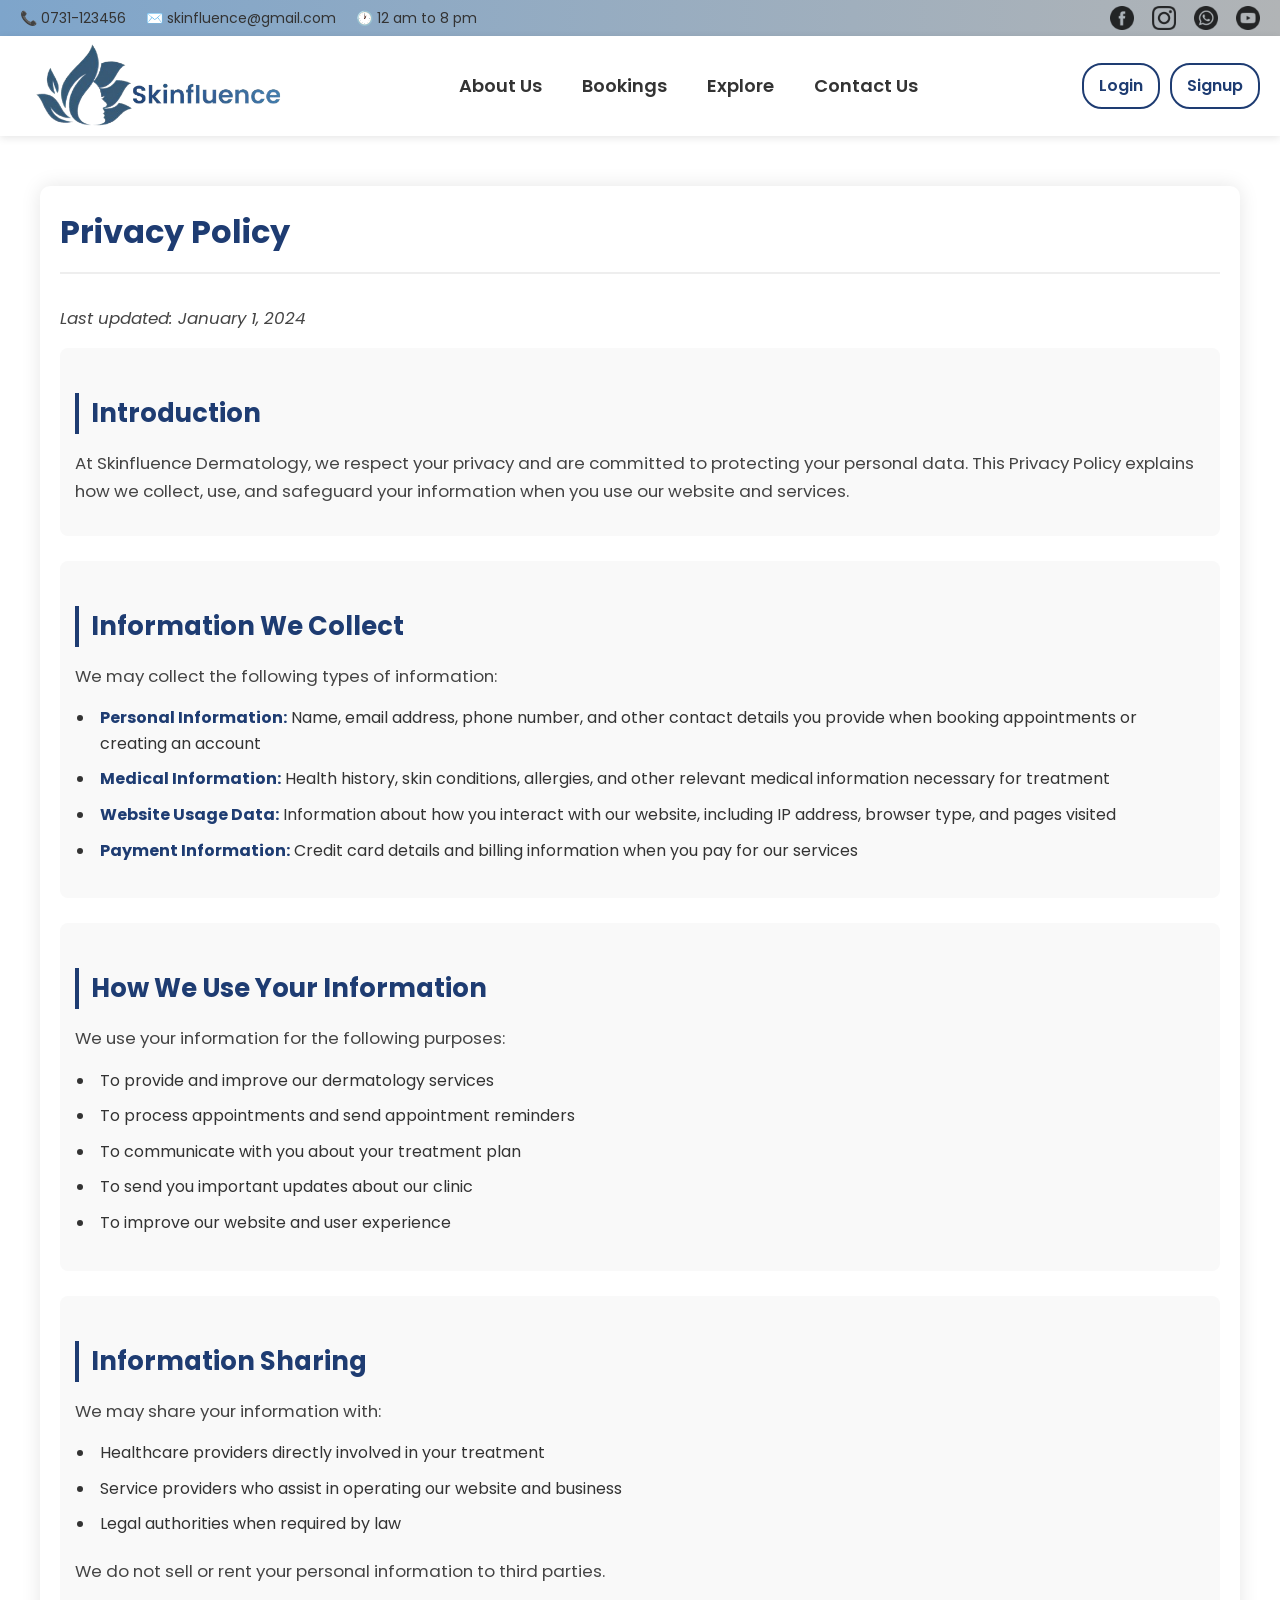
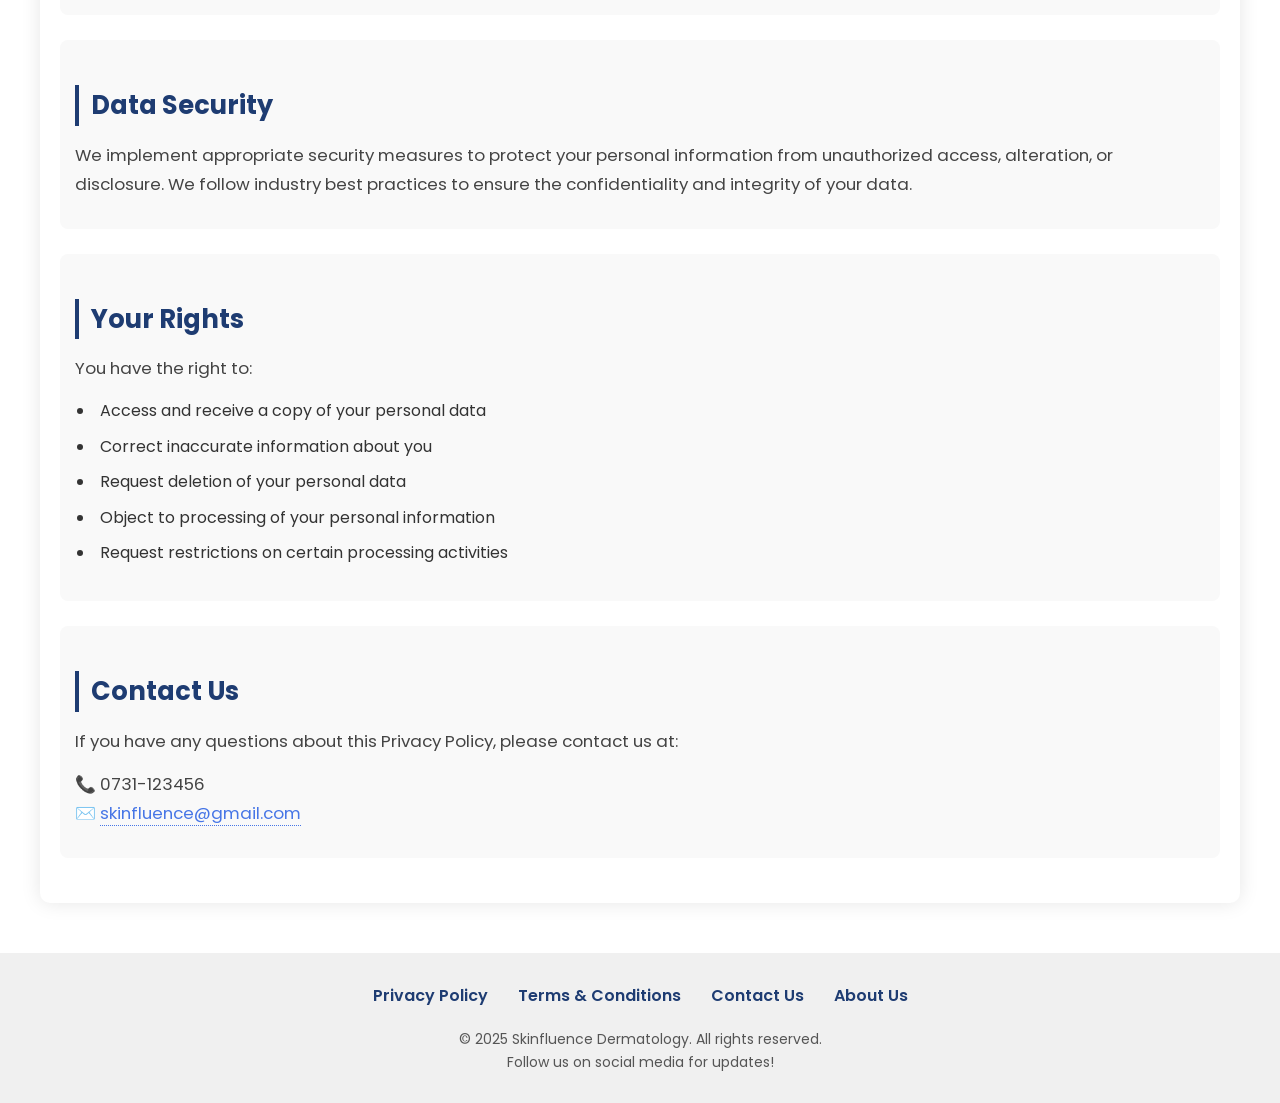
<file: privacy-policy.html>
<!DOCTYPE html>
<html lang="en">
<head>
  <meta charset="UTF-8">
  <meta name="viewport" content="width=device-width, initial-scale=1.0">
  <title>Privacy Policy - Skinfluence Dermatology</title>
  <link rel="stylesheet" href="Homepage/home.css">
  <style>
    .content-container {
      max-width: 1200px;
      margin: 50px auto;
      padding: 20px;
      background-color: #fff;
      border-radius: 10px;
      box-shadow: 0 0 20px rgba(0,0,0,0.1);
    }
    h1 {
      color: #1e3c72;
      border-bottom: 2px solid #eee;
      padding-bottom: 15px;
      margin-bottom: 30px;
    }
    
    /* Enhanced styling for privacy policy content */
    .content-container h2 {
      color: #1e3c72;
      margin-top: 30px;
      margin-bottom: 15px;
      font-size: 1.6rem;
      border-left: 4px solid #1e3c72;
      padding-left: 12px;
    }
    
    .content-container p {
      line-height: 1.7;
      color: #444;
      margin-bottom: 15px;
      font-size: 1.05rem;
    }
    
    .content-container ul {
      padding-left: 20px;
      margin-bottom: 20px;
    }
    
    .content-container li {
      margin-bottom: 10px;
      line-height: 1.6;
      position: relative;
      padding-left: 5px;
    }
    
    .content-container strong {
      color: #1e3c72;
    }
    
    .content-container a {
      color: #4776E6;
      text-decoration: none;
      border-bottom: 1px dotted #4776E6;
      transition: all 0.2s ease;
    }
    
    .content-container a:hover {
      color: #8E54E9;
      border-bottom: 1px solid #8E54E9;
    }
    
    .last-updated {
      font-style: italic;
      color: #777;
      margin-bottom: 25px;
      font-size: 0.9rem;
    }
    
    .policy-section {
      padding: 15px;
      border-radius: 8px;
      margin-bottom: 25px;
      transition: all 0.3s ease;
      background-color: #f9f9f9;
    }
    
    .policy-section:hover {
      background-color: #f0f5ff;
      box-shadow: 0 5px 15px rgba(30, 60, 114, 0.1);
    }
    
    @media (max-width: 768px) {
      .content-container {
        padding: 15px;
        margin: 30px auto;
      }
      
      .content-container h2 {
        font-size: 1.4rem;
      }
      
      .content-container p, .content-container li {
        font-size: 1rem;
      }
    }
  </style>
  <script src="js/auth-service.js" defer></script>
</head>
<body>
  <!-- Top Bar -->
  <header>
    <div class="top-bar">
      <!-- Contact Information -->
      <div class="contact-info">
        <span>📞 0731-123456</span> <!-- Phone number -->
        <span><a href="mailto:skinfluence@gmail.com">✉️ skinfluence@gmail.com</a></span> <!-- Email -->
        <span>🕐 12 am to 8 pm</span> <!-- Working hours -->
      </div>
      <!-- Social Media Icons -->
      <div class="social-icons">
        <a href="https://www.facebook.com" target="_blank" aria-label="Facebook">
          <img src="Homepage/facebook.png" alt="Facebook" onerror="this.src='https://cdn-icons-png.flaticon.com/512/124/124010.png'" width="24" height="24">
        </a>
        <a href="https://www.instagram.com" target="_blank" aria-label="Instagram">
          <img src="Homepage/instagram.png" alt="Instagram" onerror="this.src='https://cdn-icons-png.flaticon.com/512/174/174855.png'" width="24" height="24">
        </a>
        <a href="https://www.whatsapp.com" target="_blank" aria-label="WhatsApp">
          <img src="Homepage/whatsapp.png" alt="WhatsApp" onerror="this.src='https://cdn-icons-png.flaticon.com/512/124/124034.png'" width="24" height="24">
        </a>
        <a href="https://www.youtube.com" target="_blank" aria-label="YouTube">
          <img src="Homepage/youtube.png" alt="YouTube" onerror="this.src='https://cdn-icons-png.flaticon.com/512/174/174883.png'" width="24" height="24">
        </a>
      </div>
    </div>
  </header>

  <!-- Navigation Bar -->
  <nav>
    <!-- Logo Section -->
    <div class="logo">
      <a href="Homepage/index.html"><img src="Homepage/skinfluence_logo-removebg-preview.png" alt="Skinfluence Logo"></a>
    </div>
    <!-- Navigation Links -->
    <ul>
      <li><a href="about dr/about dr.html">About Us</a></li>
      <li><a href="/registration/registration.html">Bookings</a></li>
      <li><a href="Homepage/index.html#explore">Explore</a></li>
      <li><a href="/contactus/contactus.html">Contact Us</a></li>
    </ul>
    
    <!-- Authentication & Profile Section -->
    <div class="auth">
      <a href="login/login.html" class="login">Login</a>
      <a href="login/login.html" class="login">Signup</a>
      <div class="profile-container">
        <img src="Homepage/profile icon.png" alt="Profile Icon" id="profileIcon">
        <div class="dropdown-menu" id="dropdownMenu">
          <a href="myacc.html">My Account</a>
          <a href="#">My Appointments</a>
          <a href="#">Help</a>
          <a href="#">Logout</a>
        </div>
      </div>
    </div>
  </nav>

  <div class="content-container">
    <h1>Privacy Policy</h1>
    <p class="last-updated">Last updated: January 1, 2024</p>
    
    <div class="policy-section">
      <h2>Introduction</h2>
      <p>At Skinfluence Dermatology, we respect your privacy and are committed to protecting your personal data. This Privacy Policy explains how we collect, use, and safeguard your information when you use our website and services.</p>
    </div>
    
    <div class="policy-section">
      <h2>Information We Collect</h2>
      <p>We may collect the following types of information:</p>
      <ul>
        <li><strong>Personal Information:</strong> Name, email address, phone number, and other contact details you provide when booking appointments or creating an account</li>
        <li><strong>Medical Information:</strong> Health history, skin conditions, allergies, and other relevant medical information necessary for treatment</li>
        <li><strong>Website Usage Data:</strong> Information about how you interact with our website, including IP address, browser type, and pages visited</li>
        <li><strong>Payment Information:</strong> Credit card details and billing information when you pay for our services</li>
      </ul>
    </div>
    
    <div class="policy-section">
      <h2>How We Use Your Information</h2>
      <p>We use your information for the following purposes:</p>
      <ul>
        <li>To provide and improve our dermatology services</li>
        <li>To process appointments and send appointment reminders</li>
        <li>To communicate with you about your treatment plan</li>
        <li>To send you important updates about our clinic</li>
        <li>To improve our website and user experience</li>
      </ul>
    </div>
    
    <div class="policy-section">
      <h2>Information Sharing</h2>
      <p>We may share your information with:</p>
      <ul>
        <li>Healthcare providers directly involved in your treatment</li>
        <li>Service providers who assist in operating our website and business</li>
        <li>Legal authorities when required by law</li>
      </ul>
      <p>We do not sell or rent your personal information to third parties.</p>
    </div>
    
    <div class="policy-section">
      <h2>Data Security</h2>
      <p>We implement appropriate security measures to protect your personal information from unauthorized access, alteration, or disclosure. We follow industry best practices to ensure the confidentiality and integrity of your data.</p>
    </div>
    
    <div class="policy-section">
      <h2>Your Rights</h2>
      <p>You have the right to:</p>
      <ul>
        <li>Access and receive a copy of your personal data</li>
        <li>Correct inaccurate information about you</li>
        <li>Request deletion of your personal data</li>
        <li>Object to processing of your personal information</li>
        <li>Request restrictions on certain processing activities</li>
      </ul>
    </div>
    
    <div class="policy-section">
      <h2>Contact Us</h2>
      <p>If you have any questions about this Privacy Policy, please contact us at:</p>
      <p>📞 0731-123456<br>
      ✉️ <a href="mailto:skinfluence@gmail.com">skinfluence@gmail.com</a></p>
    </div>
  </div>

  <footer>
    <div class="footer-links">
      <a href="privacy-policy.html">Privacy Policy</a>
      <a href="terms-and-conditions.html">Terms &amp; Conditions</a>
      <a href="contactus/contactus.html">Contact Us</a>
      <a href="about dr/about dr.html">About Us</a>
    </div>
    <div class="footer-bottom">
      <p>&copy; 2025 Skinfluence Dermatology. All rights reserved.</p>
      <p>Follow us on social media for updates!</p>
    </div>
  </footer>

  <script>
    document.addEventListener('DOMContentLoaded', function() {
      if (typeof AuthService !== 'undefined') {
        AuthService.updateAuthUI();
      }
      
      // Profile dropdown toggle
      const profileIcon = document.getElementById('profileIcon');
      const dropdownMenu = document.getElementById('dropdownMenu');
      
      if (profileIcon && dropdownMenu) {
        profileIcon.addEventListener('click', function(e) {
          e.stopPropagation();
          dropdownMenu.style.display = dropdownMenu.style.display === 'block' ? 'none' : 'block';
        });
        
        // Close dropdown when clicking elsewhere
        document.addEventListener('click', function(e) {
          if (!profileIcon.contains(e.target) && !dropdownMenu.contains(e.target)) {
            dropdownMenu.style.display = 'none';
          }
        });
      }
      
      // Logout functionality
      const logoutBtn = document.getElementById('logoutBtn');
      if (logoutBtn) {
        logoutBtn.addEventListener('click', async function(e) {
          e.preventDefault();
          if (typeof AuthService !== 'undefined') {
            await AuthService.logout();
            window.location.reload();
          }
        });
      }
      
      // Header visibility on scroll
      let lastScrollPosition = 0;
      const header = document.querySelector('header');
      
      window.addEventListener('scroll', () => {
        const currentScrollPosition = window.pageYOffset;
        
        if (currentScrollPosition > lastScrollPosition && currentScrollPosition > 150) {
          header.classList.add('header-hidden');
        } else {
          header.classList.remove('header-hidden');
        }
        
        lastScrollPosition = currentScrollPosition;
      });
    });
  </script>
</body>
</html>
</file>
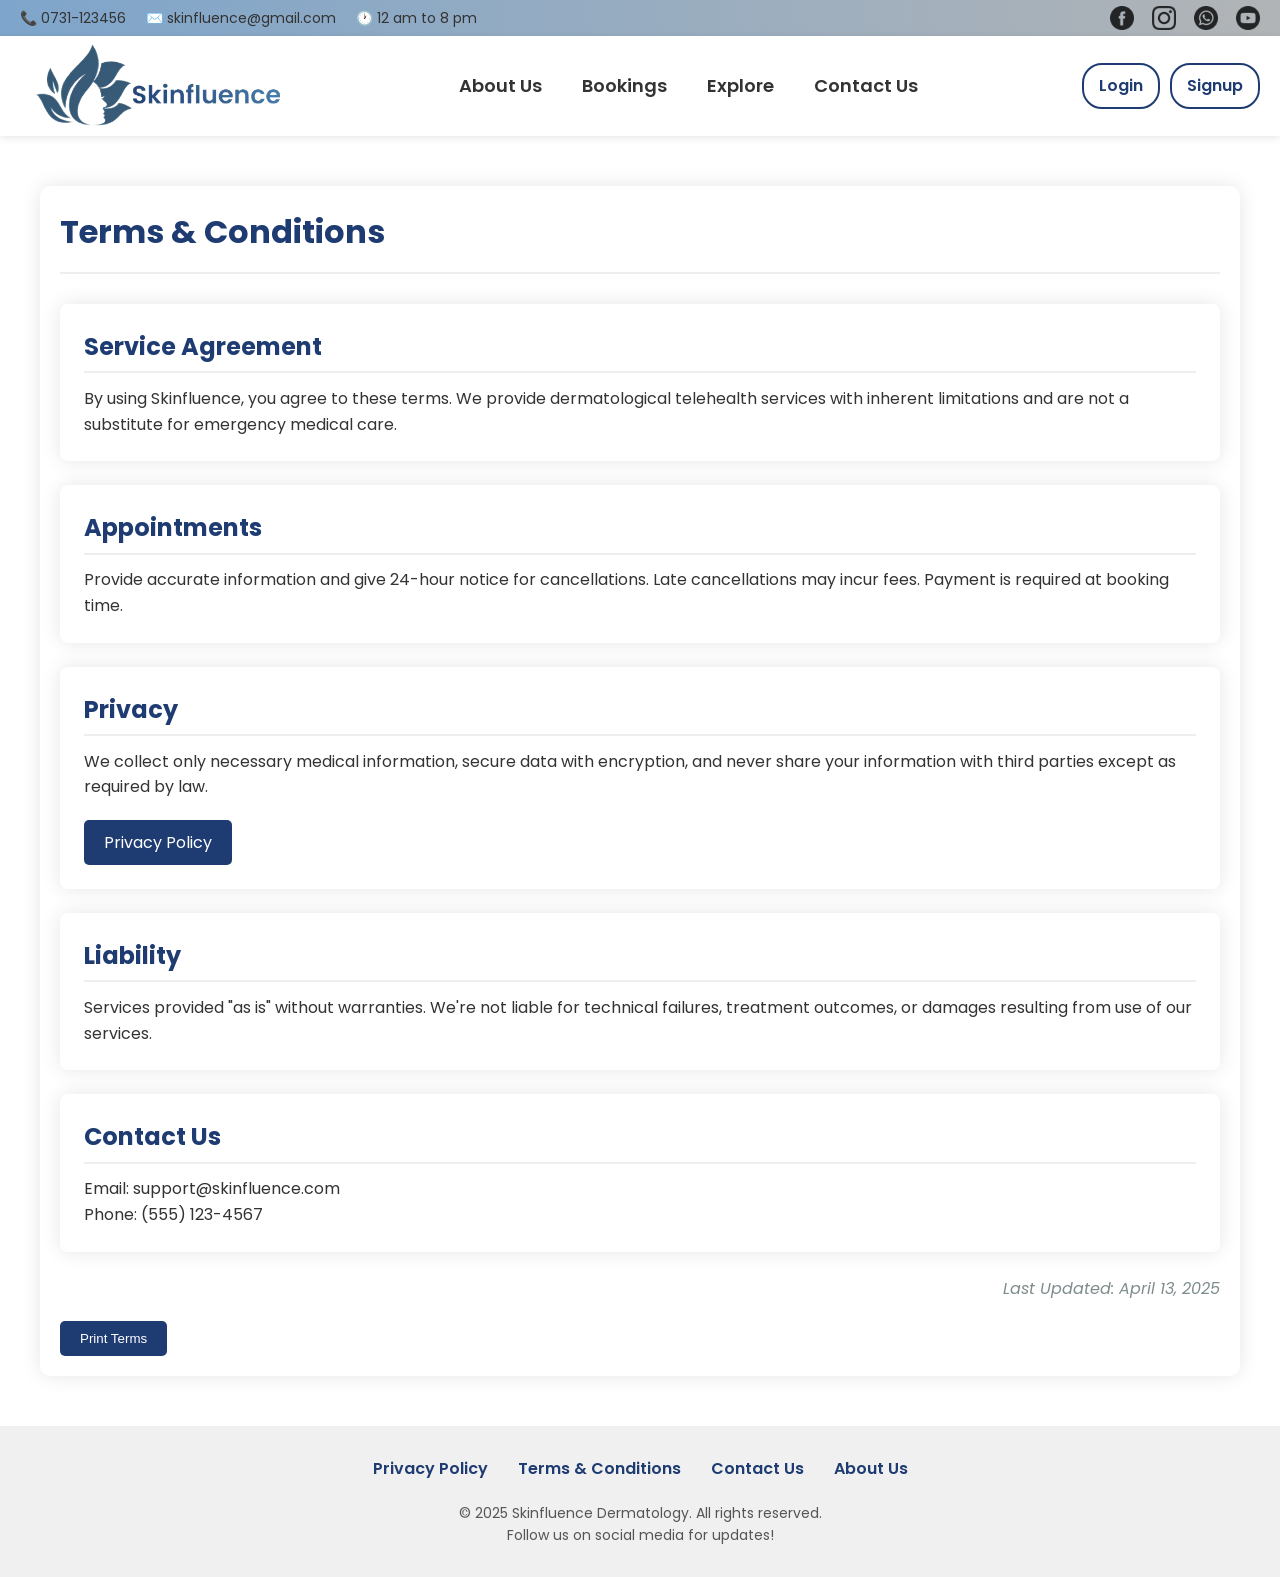
<file: terms-and-conditions.html>
<!DOCTYPE html>
<html lang="en">
<head>
  <meta charset="UTF-8">
  <meta name="viewport" content="width=device-width, initial-scale=1.0">
  <title>Terms & Conditions - Skinfluence Dermatology</title>
  <link rel="stylesheet" href="Homepage/home.css">
  <style>
    .content-container {
      max-width: 1200px;
      margin: 50px auto;
      padding: 20px;
      background-color: #fff;
      border-radius: 10px;
      box-shadow: 0 0 20px rgba(0,0,0,0.1);
    }
    h1 {
      color: #1e3c72;
      border-bottom: 2px solid #eee;
      padding-bottom: 15px;
      margin-bottom: 30px;
    }
    .print-btn {
      background-color: #1e3c72;
      color: white;
      border: none;
      padding: 10px 20px;
      border-radius: 5px;
      cursor: pointer;
      margin-top: 20px;
    }
    .print-btn:hover {
      background-color: #4682B4;
    }
    .section-card {
      background: white;
      border-radius: 8px;
      padding: 1.5rem;
      margin-bottom: 1.5rem;
      box-shadow: 0 0 20px rgba(0,0,0,0.1);
      transition: all 0.3s ease;
    }
    
    .section-card:hover {
      transform: translateY(-5px);
      box-shadow: 0 0 25px rgba(0,0,0,0.15);
    }
    
    .section-card h2 {
      color: #1e3c72;
      margin-bottom: 0.8rem;
      padding-bottom: 0.3rem;
      border-bottom: 2px solid #eee;
    }
    
    .last-updated {
      text-align: right;
      font-style: italic;
      color: #7f8c8d;
      margin-top: 1.5rem;
    }
  </style>
  <script src="js/auth-service.js" defer></script>
</head>
<body>
  <!-- Top Bar -->
  <header>
    <div class="top-bar">
      <!-- Contact Information -->
      <div class="contact-info">
        <span>📞 0731-123456</span> <!-- Phone number -->
        <span><a href="mailto:skinfluence@gmail.com">✉️ skinfluence@gmail.com</a></span> <!-- Email -->
        <span>🕐 12 am to 8 pm</span> <!-- Working hours -->
      </div>
      <!-- Social Media Icons -->
      <div class="social-icons">
        <a href="https://www.facebook.com" target="_blank" aria-label="Facebook">
          <img src="Homepage/facebook.png" alt="Facebook" onerror="this.src='https://cdn-icons-png.flaticon.com/512/124/124010.png'" width="24" height="24">
        </a>
        <a href="https://www.instagram.com" target="_blank" aria-label="Instagram">
          <img src="Homepage/instagram.png" alt="Instagram" onerror="this.src='https://cdn-icons-png.flaticon.com/512/174/174855.png'" width="24" height="24">
        </a>
        <a href="https://www.whatsapp.com" target="_blank" aria-label="WhatsApp">
          <img src="Homepage/whatsapp.png" alt="WhatsApp" onerror="this.src='https://cdn-icons-png.flaticon.com/512/124/124034.png'" width="24" height="24">
        </a>
        <a href="https://www.youtube.com" target="_blank" aria-label="YouTube">
          <img src="Homepage/youtube.png" alt="YouTube" onerror="this.src='https://cdn-icons-png.flaticon.com/512/174/174883.png'" width="24" height="24">
        </a>
      </div>
    </div>
  </header>

  <!-- Navigation Bar -->
  <nav>
    <!-- Logo Section -->
    <div class="logo">
      <a href="Homepage/index.html"><img src="Homepage/skinfluence_logo-removebg-preview.png" alt="Skinfluence Logo"></a>
    </div>
    <!-- Navigation Links -->
    <ul>
      <li><a href="about dr/about dr.html">About Us</a></li>
      <li><a href="/registration/registration.html">Bookings</a></li>
      <li><a href="Homepage/index.html#explore">Explore</a></li>
      <li><a href="/contactus/contactus.html">Contact Us</a></li>
    </ul>
    
    <!-- Authentication & Profile Section -->
    <div class="auth">
      <a href="login/login.html" class="login">Login</a>
      <a href="login/login.html" class="login">Signup</a>
      <div class="profile-container">
        <img src="Homepage/profile icon.png" alt="Profile Icon" id="profileIcon">
        <div class="dropdown-menu" id="dropdownMenu">
          <a href="myacc.html">My Account</a>
          <a href="#">My Appointments</a>
          <a href="#">Help</a>
          <a href="#">Logout</a>
        </div>
      </div>
    </div>
  </nav>

  <div class="content-container">
    <h1>Terms & Conditions</h1>
    
    <div class="section-card">
      <h2>Service Agreement</h2>
      <p>By using Skinfluence, you agree to these terms. We provide dermatological telehealth services with inherent limitations and are not a substitute for emergency medical care.</p>
    </div>
    
    <div class="section-card">
      <h2>Appointments</h2>
      <p>Provide accurate information and give 24-hour notice for cancellations. Late cancellations may incur fees. Payment is required at booking time.</p>
    </div>
    
    <div class="section-card">
      <h2>Privacy</h2>
      <p>We collect only necessary medical information, secure data with encryption, and never share your information with third parties except as required by law.</p>
      <a href="privacy.html" class="print-btn" style="display: inline-block; text-decoration: none;">Privacy Policy</a>
    </div>
    
    <div class="section-card">
      <h2>Liability</h2>
      <p>Services provided "as is" without warranties. We're not liable for technical failures, treatment outcomes, or damages resulting from use of our services.</p>
    </div>
    
    <div class="section-card">
      <h2>Contact Us</h2>
      <p>Email: support@skinfluence.com</p>
      <p>Phone: (555) 123-4567</p>
    </div>
    
    <p class="last-updated">Last Updated: April 13, 2025</p>
    <button class="print-btn" onclick="window.print()">Print Terms</button>
  </div>

  <footer>
    <div class="footer-links">
      <a href="privacy-policy.html">Privacy Policy</a>
      <a href="terms-and-conditions.html">Terms &amp; Conditions</a>
      <a href="contactus/contactus.html">Contact Us</a>
      <a href="about dr/about dr.html">About Us</a>
    </div>
    <div class="footer-bottom">
      <p>&copy; 2025 Skinfluence Dermatology. All rights reserved.</p>
      <p>Follow us on social media for updates!</p>
    </div>
  </footer>

  <script>
    document.addEventListener('DOMContentLoaded', function() {
      if (typeof AuthService !== 'undefined') {
        AuthService.updateAuthUI();
      }
      
      // Profile dropdown toggle
      const profileIcon = document.getElementById('profileIcon');
      const dropdownMenu = document.getElementById('dropdownMenu');
      
      if (profileIcon && dropdownMenu) {
        profileIcon.addEventListener('click', function(e) {
          e.stopPropagation();
          dropdownMenu.style.display = dropdownMenu.style.display === 'block' ? 'none' : 'block';
        });
        
        // Close dropdown when clicking elsewhere
        document.addEventListener('click', function(e) {
          if (!profileIcon.contains(e.target) && !dropdownMenu.contains(e.target)) {
            dropdownMenu.style.display = 'none';
          }
        });
      }
      
      // Logout functionality
      const logoutBtn = document.getElementById('logoutBtn');
      if (logoutBtn) {
        logoutBtn.addEventListener('click', async function(e) {
          e.preventDefault();
          if (typeof AuthService !== 'undefined') {
            await AuthService.logout();
            window.location.reload();
          }
        });
      }
      
      // Header visibility on scroll
      let lastScrollPosition = 0;
      const header = document.querySelector('header');
      
      window.addEventListener('scroll', () => {
        const currentScrollPosition = window.pageYOffset;
        
        if (currentScrollPosition > lastScrollPosition && currentScrollPosition > 150) {
          header.classList.add('header-hidden');
        } else {
          header.classList.remove('header-hidden');
        }
        
        lastScrollPosition = currentScrollPosition;
      });

      // Initialize cards with lower opacity
      const sections = document.querySelectorAll('.section-card');
      sections.forEach(section => {
        section.style.opacity = '0.8';
        section.style.transition = 'opacity 0.5s ease, transform 0.3s ease, box-shadow 0.3s ease';
      });
      
      // Add hover effects
      sections.forEach(card => {
        card.addEventListener('mouseenter', function() {
          this.style.transform = 'translateY(-5px)';
          this.style.boxShadow = '0 0 25px rgba(0,0,0,0.15)';
        });
        
        card.addEventListener('mouseleave', function() {
          this.style.transform = 'translateY(0)';
          this.style.boxShadow = '0 0 20px rgba(0,0,0,0.1)';
        });
      });
    });

    // Add animation on scroll for section cards
    window.addEventListener('scroll', function() {
      const sections = document.querySelectorAll('.section-card');
      sections.forEach(section => {
        const position = section.getBoundingClientRect();
        if(position.top < window.innerHeight && position.bottom >= 0) {
          section.style.opacity = '1';
        }
      });
    });
  </script>
</body>
</html>
</file>
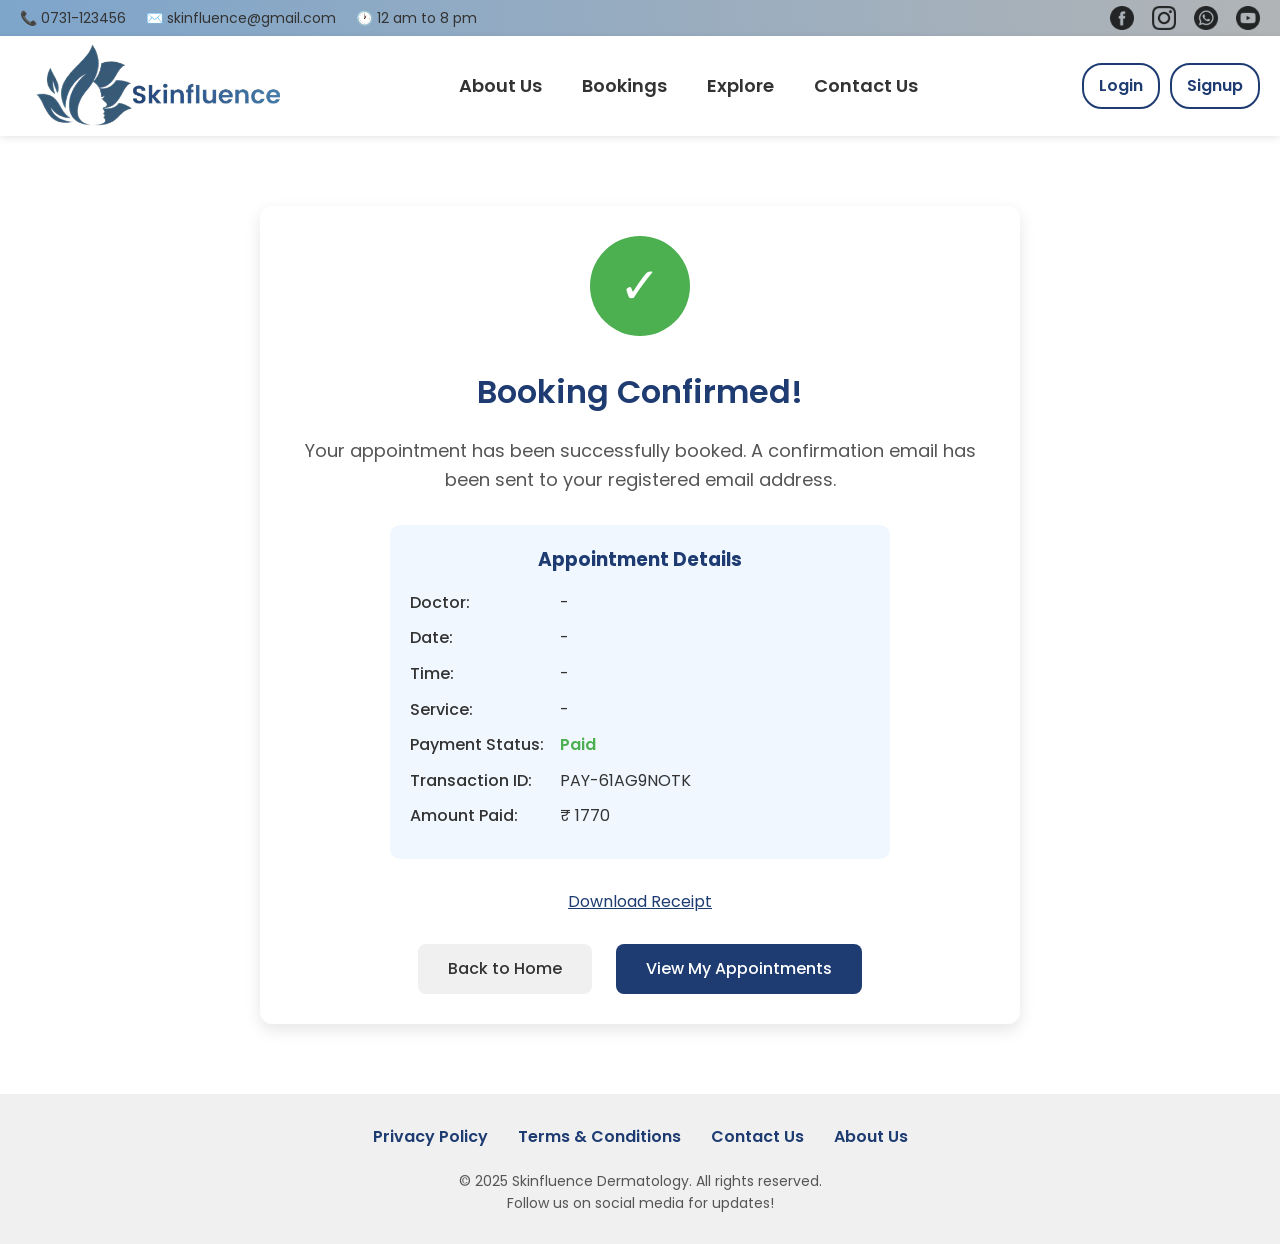
<file: confirmation/confirmation.html>
<!DOCTYPE html>
<html lang="en">
<head>
    <meta charset="UTF-8">
    <meta name="viewport" content="width=device-width, initial-scale=1.0">
    <title>Booking Confirmation - Skinfluence Dermatology</title>
    <link rel="stylesheet" href="../Homepage/home.css">
    <script src="../js/auth-service.js" defer></script>
    <style>
        .main-content {
            margin: 50px auto;
            max-width: 800px;
            padding: 20px;
        }

        .confirmation-container {
            background-color: white;
            border-radius: 12px;
            box-shadow: 0 6px 16px rgba(0, 0, 0, 0.1);
            padding: 30px;
            text-align: center;
        }

        .success-icon {
            width: 100px;
            height: 100px;
            background-color: #4CAF50;
            color: white;
            border-radius: 50%;
            display: flex;
            align-items: center;
            justify-content: center;
            margin: 0 auto 30px;
            font-size: 50px;
        }

        h1 {
            color: #1e3c72;
            margin-bottom: 20px;
            font-weight: 600;
        }

        .confirmation-message {
            font-size: 18px;
            margin-bottom: 30px;
            color: #555;
        }

        .booking-details {
            background-color: #f0f7ff;
            border-radius: 10px;
            padding: 20px;
            margin: 30px auto;
            max-width: 500px;
            text-align: left;
        }

        .booking-details h3 {
            color: #1e3c72;
            margin-bottom: 15px;
            text-align: center;
        }

        .detail-row {
            display: flex;
            margin-bottom: 10px;
        }

        .detail-label {
            font-weight: 500;
            min-width: 150px;
        }

        .actions {
            margin-top: 30px;
        }

        .button {
            padding: 12px 30px;
            border-radius: 8px;
            font-size: 16px;
            font-weight: 500;
            cursor: pointer;
            transition: all 0.3s ease;
            border: none;
            margin: 0 10px;
            display: inline-block;
            text-decoration: none;
        }

        .button-primary {
            background-color: #1e3c72;
            color: white;
        }

        .button-primary:hover {
            background-color: #4682B4;
            box-shadow: 0 6px 15px rgba(30, 60, 114, 0.3);
        }

        .button-secondary {
            background-color: #f0f0f0;
            color: #333;
        }

        .button-secondary:hover {
            background-color: #e0e0e0;
        }

        .download-receipt {
            margin-top: 20px;
            color: #1e3c72;
            text-decoration: underline;
            cursor: pointer;
        }
    </style>
</head>
<body>
    <!-- Top Bar -->
    <header>
        <div class="top-bar">
            <!-- Contact Information -->
            <div class="contact-info">
                <span>📞 0731-123456</span> <!-- Phone number -->
                <span><a href="mailto:skinfluence@gmail.com">✉️ skinfluence@gmail.com</a></span> <!-- Email -->
                <span>🕐 12 am to 8 pm</span> <!-- Working hours -->
            </div>
            <!-- Social Media Icons -->
            <div class="social-icons">
                <a href="https://www.facebook.com" target="_blank" aria-label="Facebook">
                    <img src="../Homepage/facebook.png" alt="Facebook" onerror="this.src='https://cdn-icons-png.flaticon.com/512/124/124010.png'" width="24" height="24">
                </a>
                <a href="https://www.instagram.com" target="_blank" aria-label="Instagram">
                    <img src="../Homepage/instagram.png" alt="Instagram" onerror="this.src='https://cdn-icons-png.flaticon.com/512/174/174855.png'" width="24" height="24">
                </a>
                <a href="https://www.whatsapp.com" target="_blank" aria-label="WhatsApp">
                    <img src="../Homepage/whatsapp.png" alt="WhatsApp" onerror="this.src='https://cdn-icons-png.flaticon.com/512/124/124034.png'" width="24" height="24">
                </a>
                <a href="https://www.youtube.com" target="_blank" aria-label="YouTube">
                    <img src="../Homepage/youtube.png" alt="YouTube" onerror="this.src='https://cdn-icons-png.flaticon.com/512/174/174883.png'" width="24" height="24">
                </a>
            </div>
        </div>
    </header>

    <!-- Navigation Bar -->
    <nav>
        <!-- Logo Section -->
        <div class="logo">
            <a href="../Homepage/index.html"><img src="../Homepage/skinfluence_logo-removebg-preview.png" alt="Skinfluence Logo"></a>
        </div>
        <!-- Navigation Links -->
        <ul>
            <li><a href="../about dr/about dr.html">About Us</a></li>
            <li><a href="/registration/registration.html">Bookings</a></li>
            <li><a href="../Homepage/index.html#explore">Explore</a></li>
            <li><a href="/contactus/contactus.html">Contact Us</a></li>
        </ul>
        
        <!-- Authentication & Profile Section -->
        <div class="auth">
            <a href="../login/login.html" class="login">Login</a>
            <a href="../login/login.html" class="login">Signup</a>
            <div class="profile-container">
                <img src="../Homepage/profile icon.png" alt="Profile Icon" id="profileIcon">
                <div class="dropdown-menu" id="dropdownMenu">
                    <a href="../myacc.html">My Account</a>
                    <a href="#">My Appointments</a>
                    <a href="#">Help</a>
                    <a href="#">Logout</a>
                </div>
            </div>
        </div>
    </nav>

    <div class="main-content">
        <div class="confirmation-container">
            <div class="success-icon">✓</div>
            <h1>Booking Confirmed!</h1>
            <p class="confirmation-message">Your appointment has been successfully booked. A confirmation email has been sent to your registered email address.</p>
            
            <div class="booking-details">
                <h3>Appointment Details</h3>
                <div class="detail-row">
                    <div class="detail-label">Doctor:</div>
                    <div id="doctor-name">-</div>
                </div>
                <div class="detail-row">
                    <div class="detail-label">Date:</div>
                    <div id="appointment-date">-</div>
                </div>
                <div class="detail-row">
                    <div class="detail-label">Time:</div>
                    <div id="appointment-time">-</div>
                </div>
                <div class="detail-row">
                    <div class="detail-label">Service:</div>
                    <div id="appointment-service">-</div>
                </div>
                <div class="detail-row">
                    <div class="detail-label">Payment Status:</div>
                    <div style="color: #4CAF50; font-weight: 600;">Paid</div>
                </div>
                <div class="detail-row">
                    <div class="detail-label">Transaction ID:</div>
                    <div id="transaction-id">-</div>
                </div>
                <div class="detail-row">
                    <div class="detail-label">Amount Paid:</div>
                    <div>₹ <span id="amount-paid">-</span></div>
                </div>
            </div>
            
            <p class="download-receipt" id="download-receipt">Download Receipt</p>
            
            <div class="actions">
                <a href="../Homepage/index.html" class="button button-secondary">Back to Home</a>
                <a href="../appointments/my-appointments.html" class="button button-primary">View My Appointments</a>
            </div>
        </div>
    </div>

    <!-- Footer Section -->
    <footer>
        <div class="footer-links">
            <a href="../privacy-policy.html">Privacy Policy</a>
            <a href="../terms-and-conditions.html">Terms &amp; Conditions</a>
            <a href="../contactus/contactus.html">Contact Us</a>
            <a href="../about dr/about dr.html">About Us</a>
        </div>
        <div class="footer-bottom">
            <p>&copy; 2025 Skinfluence Dermatology. All rights reserved.</p>
            <p>Follow us on social media for updates!</p>
        </div>
    </footer>

    <script>
        document.addEventListener('DOMContentLoaded', function() {
            // Load booking details from sessionStorage
            const bookingDetails = JSON.parse(sessionStorage.getItem('bookingDetails') || '{}');
            const paymentDetails = JSON.parse(sessionStorage.getItem('paymentDetails') || '{}');
            
            // Populate booking details
            document.getElementById('doctor-name').textContent = bookingDetails.doctor || '-';
            document.getElementById('appointment-date').textContent = bookingDetails.date || '-';
            document.getElementById('appointment-time').textContent = bookingDetails.time || '-';
            document.getElementById('appointment-service').textContent = bookingDetails.service || '-';
            
            // Populate payment details
            document.getElementById('transaction-id').textContent = paymentDetails.paymentId || 'PAY-' + Math.random().toString(36).substr(2, 9).toUpperCase();
            document.getElementById('amount-paid').textContent = paymentDetails.amount || (bookingDetails.amount ? bookingDetails.amount + Math.round(bookingDetails.amount * 0.18) : 1770);
            
            // Generate receipt (simulated)
            document.getElementById('download-receipt').addEventListener('click', function() {
                alert('Receipt download started...');
                // In a real implementation, this would generate a PDF or initiate a download
            });
            
            // Header visibility on scroll
            const header = document.querySelector('header');
            let lastScrollY = window.scrollY;
            window.addEventListener('scroll', function() {
                if (window.scrollY > lastScrollY && window.scrollY > 50) {
                    header.classList.add('header-hidden');
                } else if (window.scrollY < lastScrollY) {
                    header.classList.remove('header-hidden');
                }
                lastScrollY = window.scrollY;
            });

            // Profile Icon Dropdown Toggle
            const profileIcon = document.getElementById('profileIcon');
            const dropdownMenu = document.getElementById('dropdownMenu');
            
            if (profileIcon && dropdownMenu) {
                profileIcon.addEventListener('click', function(event) {
                    event.stopPropagation();
                    dropdownMenu.style.display = dropdownMenu.style.display === 'block' ? 'none' : 'block';
                });
                
                // Hide the dropdown menu if clicking anywhere outside of it
                document.addEventListener('click', function() {
                    if (dropdownMenu) {
                        dropdownMenu.style.display = 'none';
                    }
                });
            }

            // Update auth UI if AuthService exists
            if (typeof AuthService !== 'undefined') {
                AuthService.updateAuthUI();
            }

            // Logout functionality
            const logoutBtn = document.getElementById('logoutBtn');
            if (logoutBtn) {
                logoutBtn.addEventListener('click', async function(e) {
                    e.preventDefault();
                    if (typeof AuthService !== 'undefined') {
                        await AuthService.logout();
                        window.location.reload();
                    }
                });
            }
        });
    </script>
</body>
</html>
</file>
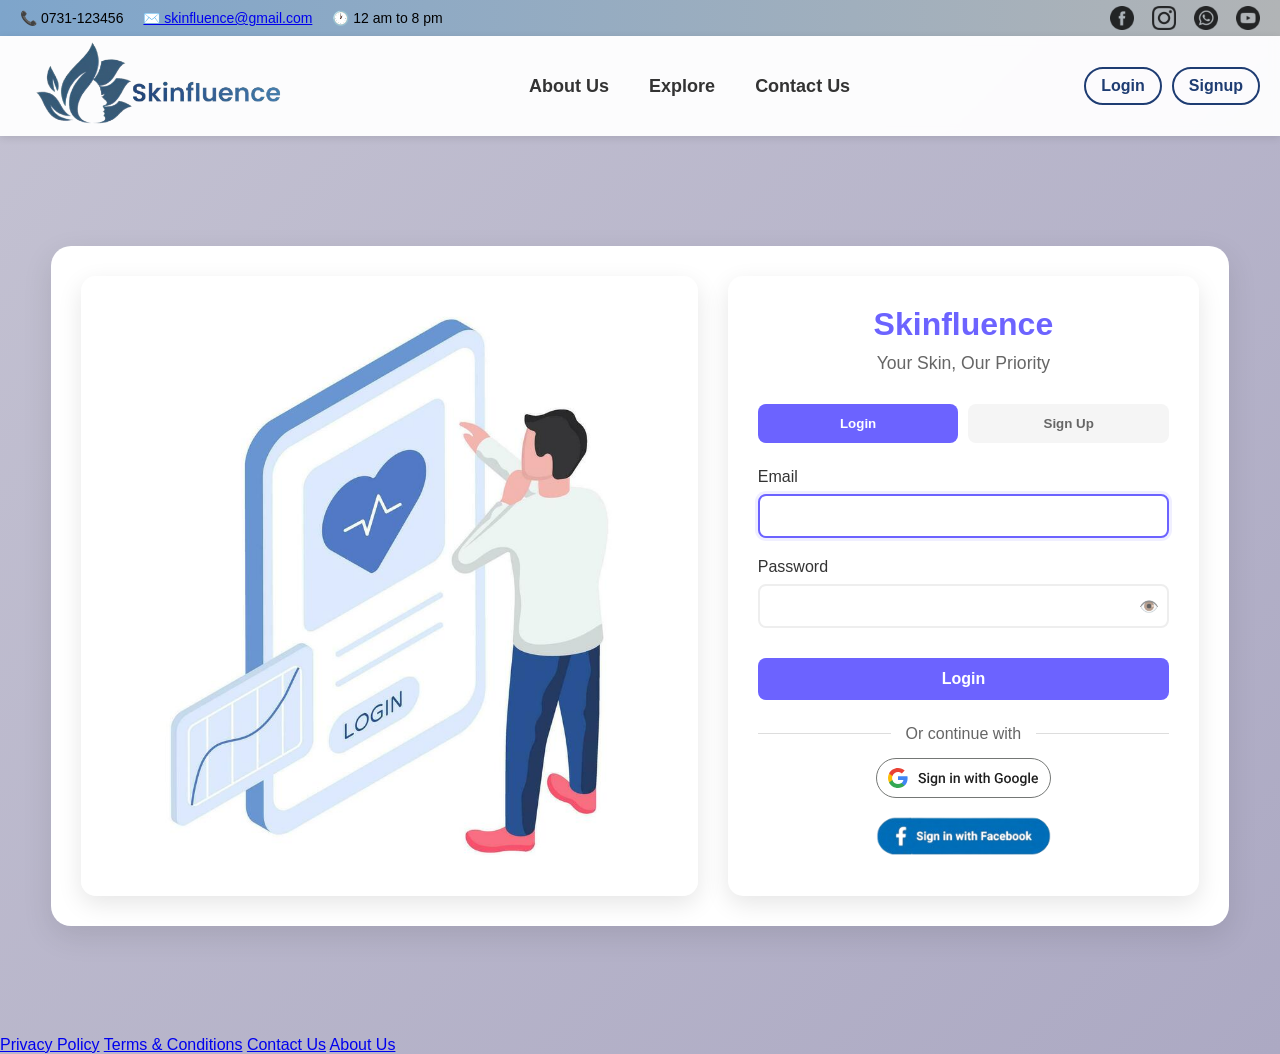
<file: login/login.html>
<!DOCTYPE html>
<html lang="en">
<head>
  <meta charset="UTF-8">
  <meta name="viewport" content="width=device-width, initial-scale=1.0">
  <title>DocCare - Login/Signup</title>
  <link rel="stylesheet" href="../login/login.css">
  <script src="/js/auth-service.js"></script>
</head>
<body>
    <header>
        <div class="top-bar">
          <!-- Contact Information -->
          <div class="contact-info">
            <span>📞 0731-123456</span> <!-- Phone number -->
            <span><a href="mailto:skinfluence@gmail.com">✉️ skinfluence@gmail.com</a></span> <!-- Email -->
            <span>🕐 12 am to 8 pm</span> <!-- Working hours -->
          </div>
          <!-- Social Media Icons -->
          <div class="social-icons">
            <a href="https://www.facebook.com" target="_blank" aria-label="Facebook">
              <img src="facebook.png" alt="Facebook"> <!-- Facebook Icon -->
            </a>
            <a href="https://www.instagram.com" target="_blank" aria-label="Instagram">
              <img src="instagram.png" alt="Instagram"> <!-- Instagram Icon -->
            </a>
            <a href="https://www.whatsapp.com" target="_blank" aria-label="WhatsApp">
              <img src="whatsapp.png" alt="WhatsApp"> <!-- WhatsApp Icon -->
            </a>
            <a href="https://www.youtube.com" target="_blank" aria-label="YouTube">
              <img src="youtube.png" alt="YouTube"> <!-- YouTube Icon -->
            </a>
          </div>
        </div>
      </header>

  <!-- Navigation Bar -->
  <nav>
    <!-- Logo Section -->
    <div class="logo">
      <a href="../Homepage/index.html"><img src="skinfluence_logo-removebg-preview.png" alt="Skinfluence Logo"></a>
    </div>
    <!-- Navigation Links -->
    <ul>
      <li><a href="../about dr/about dr.html">About Us</a></li>
      <!-- <li><a href="../bookings/bookings.html">Bookings</a></li> -->
      <li><a href="../Homepage/index.html#features">Explore</a></li>
      <li><a href="../contactus/contactus.html">Contact Us</a></li>
    </ul>
    
    <!-- Authentication & Profile Section -->
    <div class="auth">
      <a href="../login/login.html" class="login">Login</a>
      <a href="../login/login.html" class="login">Signup</a>
      <div class="profile-container">
        <img src="profile icon.png" alt="Profile Icon" id="profileIcon">
        <div class="dropdown-menu" id="dropdownMenu">
          <a href="../myacc.html">My Account</a>
          <a href="../appointments/my-appointments.html">My Appointments</a>
          <a href="../contactus/contactus.html">Help</a>
          <a href="#" id="logoutBtn">Logout</a>
        </div>
      </div>
    </div>
  </nav>

  <!-- Centered page content below the nav -->
  <div class="page-content">
    <div class="main-container">
      <div class="content-wrapper">
        <div class="image-section">
          <img src="login.jpg" alt="Medical illustration" width="100">
        </div>
        <div class="form-container">
          <div class="login-container">
            <div class="form-section">
              <div class="form-header">
                <h1>Skinfluence</h1>
                <p>Your Skin, Our Priority</p>
              </div>
              <div class="toggle-forms">
                <button class="toggle-btn active" onclick="toggleForm('login')">Login</button>
                <button class="toggle-btn" onclick="toggleForm('signup')">Sign Up</button>
              </div>

              <div id="alert-message" class="alert-message"></div>

              <!-- LOGIN FORM -->
              <form id="login-form">
                <div class="input-group">
                  <label for="login-email">Email</label>
                  <input type="email" id="login-email" required>
                </div>
                <div class="input-group">
                  <label for="login-password">Password</label>
                  <div style="position: relative;">
                    <input type="password" id="login-password" required>
                    <span class="toggle-password" onclick="togglePassword('login-password', this)">
                      👁️
                    </span>
                  </div>
                </div>
                
                <button type="submit" class="submit-btn">Login</button>

                <div class="social-login">
                  <p>Or continue with</p>
                  <div class="social-buttons">
                    <button type="button" class="social-btn" onclick="loginWithGoogle()">
                      <img src="google login.svg" alt="Sign in with Google"/>
                    </button>
                    <button type="button" class="social-btn" onclick="loginWithFacebook()">
                      <img src="fb1.png" alt="Sign in with Facebook" />
                    </button>
                  </div>
                </div>
              </form>

              <!-- SIGNUP FORM -->
              <form id="signup-form">
                <div class="input-group">
                  <label for="signup-name">Full Name</label>
                  <input type="text" id="signup-name" required>
                </div>
                <div class="input-group">
                  <label for="signup-email">Email</label>
                  <input type="email" id="signup-email" required>
                </div>
                <div class="input-group">
                  <label for="signup-password">Password</label>
                  <div style="position: relative;">
                    <input type="password" id="signup-password" required>
                    <span class="toggle-password" onclick="togglePassword('signup-password', this)">
                      👁️
                    </span>
                  </div>
                </div>
                
                <div class="input-group">
                  <label for="signup-confirm">Confirm Password</label>
                  <div style="position: relative;">
                    <input type="password" id="signup-confirm" required>
                    <span class="toggle-password" onclick="togglePassword('signup-confirm', this)">
                      👁️
                    </span>
                  </div>
                </div>
                
                <button type="submit" class="submit-btn">Sign Up</button>
              </form>

            </div>
          </div>
        </div>
      </div>
    </div>
  </div>

  <footer>
    <div class="footer-links">
      <a href="../privacy-policy.html">Privacy Policy</a>
      <a href="../terms-and-conditions.html">Terms &amp; Conditions</a>
      <a href="../contactus/contactus.html">Contact Us</a>
      <a href="../about dr/about dr.html">About Us</a>
    </div>
  </footer>

  <script src='login.js'></script>

</body>
</html>
</file>
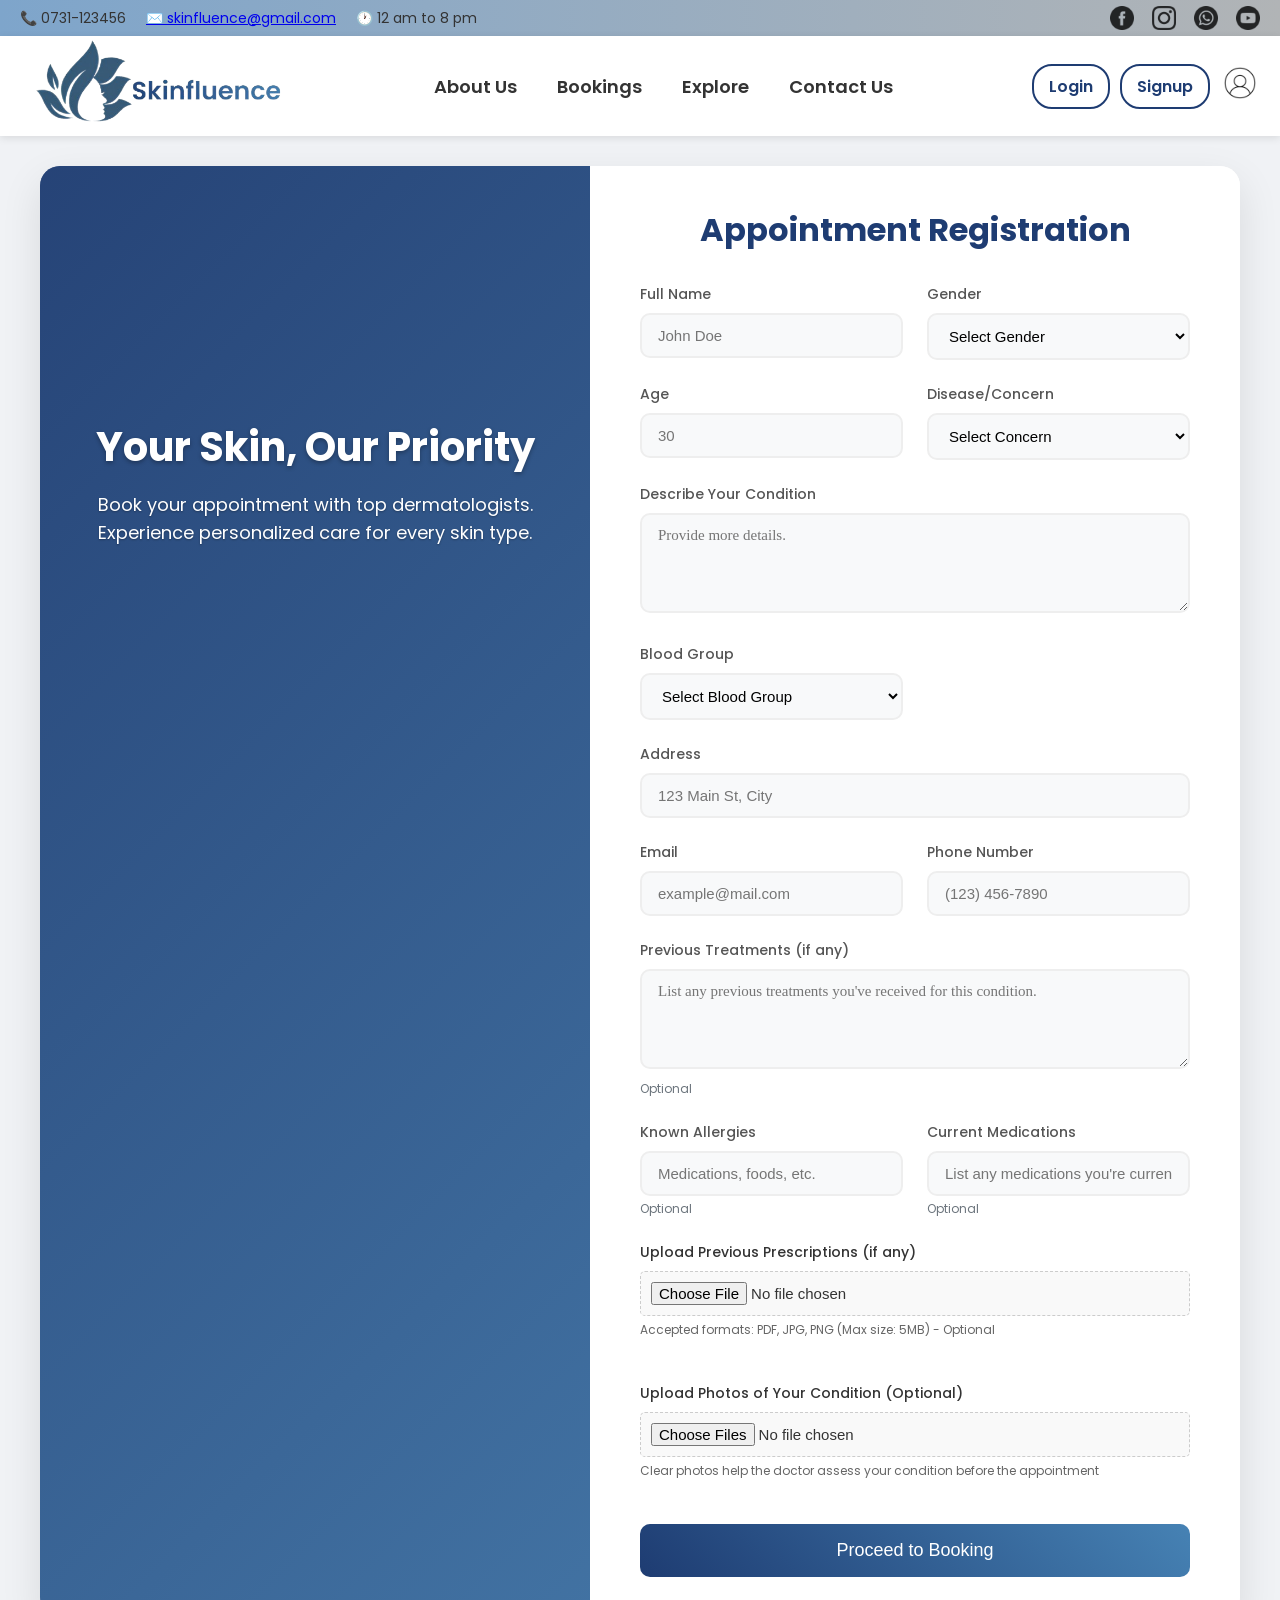
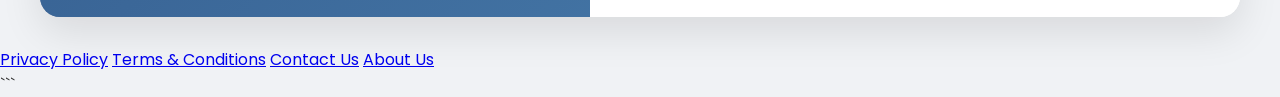
<file: registration/registration.html>
<!DOCTYPE html>
<html lang="en">
<head>
  <meta charset="UTF-8" />
  <meta name="viewport" content="width=device-width, initial-scale=1.0" />
  <title>Skinfluence - Book Your Appointment</title>
  <script src="https://cdnjs.cloudflare.com/ajax/libs/gsap/3.12.2/gsap.min.js"></script>
  <link rel="stylesheet" href="reg.css">
</head>
<body>
  <!-- Top Bar -->
  <header>
    <div class="top-bar">
      <!-- Contact Information -->
      <div class="contact-info">
        <span>📞 0731-123456</span> <!-- Phone number -->
        <span><a href="mailto:skinfluence@gmail.com">✉️ skinfluence@gmail.com</a></span> <!-- Email -->
        <span>🕐 12 am to 8 pm</span> <!-- Working hours -->
      </div>
      <!-- Social Media Icons -->
      <div class="social-icons">
        <a href="https://www.facebook.com" target="_blank" aria-label="Facebook">
          <img src="facebook.png" alt="Facebook"> <!-- Facebook Icon -->
        </a>
        <a href="https://www.instagram.com" target="_blank" aria-label="Instagram">
          <img src="instagram.png" alt="Instagram"> <!-- Instagram Icon -->
        </a>
        <a href="https://www.whatsapp.com" target="_blank" aria-label="WhatsApp">
          <img src="whatsapp.png" alt="WhatsApp"> <!-- WhatsApp Icon -->
        </a>
        <a href="https://www.youtube.com" target="_blank" aria-label="YouTube">
          <img src="youtube.png" alt="YouTube"> <!-- YouTube Icon -->
        </a>
      </div>
    </div>
  </header>
  <!-- Navigation Bar -->
<nav>
  <!-- Logo Section -->
  <div class="logo">
    <a href="../Homepage/index.html"><img src="skinfluence_logo-removebg-preview.png" alt="Skinfluence Logo"></a>
  </div>
  <!-- Navigation Links -->
  <ul>
    <li><a href="../about dr/about dr.html">About Us</a></li>
    <li><a href="../bookings/bookings.html">Bookings</a></li>
    <li><a href="../Homepage/index.html#features">Explore</a></li>
    <li><a href="../contactus/contactus.html">Contact Us</a></li>
  </ul>
  
  <!-- Authentication & Profile Section -->
  <div class="auth">
    <a href="../login/login.html" class="login">Login</a>
    <a href="../login/login.html" class="login">Signup</a>
    <div class="profile-container">
      <img src="profile icon.png" alt="Profile Icon" id="profileIcon">
      <div class="dropdown-menu" id="dropdownMenu">
        <a href="../myacc.html">My Account</a>
        <a href="../appointments/my-appointments.html">My Appointments</a>
        <a href="../contactus/contactus.html">Help</a>
        <a href="#" id="logoutBtn">Logout</a>
      </div>
    </div>
  </div>
</nav>
  
  
  <div class="container">
    <div class="info-panel">
      <div class="info-content">
        <h2>Your Skin, Our Priority</h2>
        <p>
          Book your appointment with top dermatologists.<br />
          Experience personalized care for every skin type.
        </p>
      </div>
    </div>
    
    <div class="form-panel">
      <h2>Appointment Registration</h2>
      <form id="registrationForm">
        <div class="input-group">
          <label for="name">Full Name</label>
          <input type="text" id="name" name="name" placeholder="John Doe" required>
        </div>
        
        <div class="input-group">
          <label for="gender">Gender</label>
          <select id="gender" name="gender" required>
            <option value="">Select Gender</option>
            <option value="male">Male</option>
            <option value="female">Female</option>
            <option value="other">Other</option>
          </select>
        </div>
        
        <div class="input-group">
          <label for="age">Age</label>
          <input type="number" id="age" name="age" placeholder="30" required>
        </div>
        
        <div class="input-group">
          <label for="disease">Disease/Concern</label>
          <select id="disease" name="disease" required>
            <option value="">Select Concern</option>
            <option value="acne">Acne</option>
            <option value="eczema">Eczema</option>
            <option value="psoriasis">Psoriasis</option>
            <option value="rosacea">Rosacea</option>
            <option value="other">Other</option>
          </select>
        </div>
        

        
        <div class="input-group full-width">
          <label for="description">Describe Your Condition</label>
          <textarea id="description" name="description" placeholder="Provide more details." style="font-family:Cambria"></textarea>
        </div>
        
        <div class="input-group">
          <label for="blood">Blood Group</label>
          <select id="blood" name="blood">
            <option value="">Select Blood Group</option>
            <option value="A+">A+</option>
            <option value="A-">A-</option>
            <option value="B+">B+</option>
            <option value="B-">B-</option>
            <option value="O+">O+</option>
            <option value="O-">O-</option>
            <option value="AB+">AB+</option>
            <option value="AB-">AB-</option>
          </select>
        </div>
        
        <div class="input-group full-width">
          <label for="address">Address</label>
          <input type="text" id="address" name="address" placeholder="123 Main St, City">
        </div>
        
        <div class="input-group">
          <label for="email">Email</label>
          <input type="email" id="email" name="email" placeholder="example@mail.com" required>
        </div>
        
        <div class="input-group">
          <label for="phone">Phone Number</label>
          <input type="tel" id="phone" name="phone" placeholder="(123) 456-7890" required>
        </div>

        <div class="input-group full-width">
          <label for="previous-treatments">Previous Treatments (if any)</label>
          <textarea id="previous-treatments" name="previous-treatments" placeholder="List any previous treatments you've received for this condition." style="font-family:Cambria"></textarea>
          <small class="form-text">Optional</small>
        </div>

        <div class="input-group">
          <label for="allergies">Known Allergies</label>
          <input type="text" id="allergies" name="allergies" placeholder="Medications, foods, etc.">
          <small class="form-text">Optional</small>
        </div>

        <div class="input-group">
          <label for="medications">Current Medications</label>
          <input type="text" id="medications" name="medications" placeholder="List any medications you're currently taking">
          <small class="form-text">Optional</small>
        </div>

        <div class="upload-container full-width">
          <label for="prescription-upload">Upload Previous Prescriptions (if any)</label>
          <input type="file" id="prescription-upload" name="prescription-upload" accept=".pdf,.jpg,.jpeg,.png">
          <p class="upload-help">Accepted formats: PDF, JPG, PNG (Max size: 5MB) - Optional</p>
        </div>

        <div class="upload-container full-width">
          <label for="condition-photos">Upload Photos of Your Condition (Optional)</label>
          <input type="file" id="condition-photos" name="condition-photos" accept=".jpg,.jpeg,.png" multiple>
          <p class="upload-help">Clear photos help the doctor assess your condition before the appointment</p>
        </div>

        <button type="submit" id="submit-btn">Proceed to Booking</button>
      </form>
    </div>
  </div>

  <div class="loading">
    <div class="loading-spinner"></div>
  </div>

  <div class="success-message">
    Appointment booked successfully!
  </div>
  
  <footer>
    <div class="footer-links">
      <a href="../privacy-policy.html">Privacy Policy</a>
      <a href="../terms-and-conditions.html">Terms &amp; Conditions</a>
      <a href="../contactus/contactus.html">Contact Us</a>
      <a href="../about dr/about dr.html">About Us</a>
    </div>
  </footer>
  
  <script src = "reg.js">

  </script>
</body>
</html>
```
</file>
<file: Homepage/home.css>
/* Import Google Font */
@import url('https://fonts.googleapis.com/css2?family=Poppins:wght@300;400;600&display=swap');
    
/*==========================
  Global Styles
==========================*/
* {
  margin: 0;
  padding: 0;
  box-sizing: border-box; /* Resets margins and paddings */
}
html {
  scroll-behavior: smooth;
}

body {
  font-family: 'Poppins', sans-serif;
  background-color: #ffffff;
  color: #333;
  line-height: 1.6;
}
a {
  text-decoration: none;
  color: inherit;
}
img {
  max-width: 100%;
  display: block;
}

/*==========================
  Header & Top Bar
==========================*/
header {
  position: relative;
  transition: transform 0.3s ease-in-out; /* Smooth transition for hiding header */
}
.header-hidden {
  transform: translateY(-100%); /* Moves header out of view when scrolling */
}
.top-bar {
  background: linear-gradient(to left, #b1b4b6, #7ea5cb);
  padding: 6px 20px;
  display: flex;
  justify-content: space-between;
  align-items: center;
  font-size: 14px;
}
.contact-info {
  display: flex;
  gap: 20px;
  align-items: center;
}
.social-icons {
  display: flex;
  gap: 18px;
  align-items: center;
}
.social-icons a {
  display: flex;
  align-items: center;
  justify-content: center;
}
.social-icons img {
  width: 24px;
  height: 24px;
  transition: transform 0.2s ease;
  opacity: 0.8;
}
.social-icons img:hover {
  transform: scale(1.1);
  opacity: 1;
}

/*==========================
  Navigation Bar
==========================*/
nav {
  position: sticky;
  top: 0;
  z-index: 100;
  display: flex;
  justify-content: space-between;
  align-items: center;
  padding: 10px 20px;
  background: rgba(255, 255, 255, 0.95);
  box-shadow: 0 2px 8px rgba(0,0,0,0.1);
  backdrop-filter: blur(5px);
}
.logo {
  display: flex;
  align-items: center;
  justify-content: center;
  padding: 5px 0;
  max-height: 80px;
}
.logo img {
  width: 275px;
  height: auto;
  /*
    ADJUST LOGO POSITION:
    Negative translateY moves it UP, positive moves it DOWN.
    Increase/decrease -10px as needed.
  */
  transform: translateY(-10px);
}
nav ul {
  list-style: none;
  display: flex;
  gap: 40px;
  padding: 0;
  margin: 0;
}
nav ul li a {
  color: #333;
  font-weight: 600;
  font-size: 18px;
  transition: color 0.3s;
}
nav ul li a:hover {
  color: #1e3c72;
}
.auth {
  display: flex;
  align-items: center;
  gap: 10px;
}

/* Add styles for the user name display */
.user-name {
  font-weight: 600;
  color: #1e3c72;
  margin-right: 8px;
  display: flex;
  align-items: center;
  font-size: 14px;
}

.auth a {
  padding: 8px 15px;
  border-radius: 20px;
  font-weight: 600;
}
.login {
  background-color: transparent;
  border: 2px solid #1e3c72;
  color: #1e3c72;
}
.signup {
  background-color: #1e3c72;
  color: #fff;
}
.auth img {
  width: 40px;
  border-radius: 50%;
  cursor: pointer;
}
/* Dropdown Menu for Profile Icon */
.profile-container {
  position: relative;
  display: inline-block;
}
.dropdown-menu {
  display: none; /* Hidden by default */
  position: absolute;
  right: 0;
  background-color: #fff;
  min-width: 150px;
  box-shadow: 0 8px 16px rgba(0,0,0,0.2);
  border-radius: 5px;
  z-index: 200;
}
.dropdown-menu a {
  display: block;
  padding: 10px 15px;
  color: #333;
  font-size: 14px;
  border-bottom: 1px solid #ddd;
}
.dropdown-menu a:hover {
  background-color: #f1f1f1;
}
.dropdown-menu a:last-child {
  border-bottom: none;
}

/*==========================
  Hero Section
==========================*/
.hero {
  position: relative;
  width: 100%;
  height: auto;
  overflow: hidden;
  /* Control overall hero section height */
  min-height: 600px;
  max-height: 800px;
  /*
    BACKGROUND:
    - "contain" ensures the entire image is visible,
    - "left top" anchors it to the top-left corner.
  */
  background: url("herotrial1.png") no-repeat left top;
  background-size: contain;
}

.hero-container {
  position: relative;
  display: grid;
  /* Two columns: left side for the image, right side for text */
  grid-template-columns: 1fr 1fr;
  gap: 40px;
  /*
    SHIFT TEXT TOWARD THE TOP:
    align-items: start places items at the top of each column
  */
  align-items: start;
  max-width: 1200px;
  margin: 0 auto;
  padding: 40px;
}

.hero-text {
  /* Place text in the second (right) column */
  grid-column: 2;
  /*
    justify-self: end pushes the text container 
    to the right side of column 2
  */
  justify-self: end;
  text-align: left; /* The text lines remain left-aligned */
  /*
    Removing padding-right: -100px because negative padding is unusual
    If you need extra spacing, use margin or positive padding instead.
  */
  /* Add some top margin to push text down if needed */
  margin-top: 40px;
  /* Limit the width of the text block so it doesn't stretch too far */
  max-width: 900px;
}

.hero-text h1 {
  font-size: 3.5rem;
  color: #1e3c72;
  margin-bottom: 20px;
  line-height: 1.2;
}

.hero-text p {
  font-size: 1.2rem;
  color: #666;
  margin-bottom: 30px;
  line-height: 1.6;
  /* Placeholder content */
  content: "Welcome to Skinfluence Dermatology. Your one-stop solution for all skin-related concerns.";
}

.hero-buttons {
  display: flex;
  gap: 20px;
}

.explore-btn, .book-btn {
  padding: 15px 40px;
  font-size: 16px;
  border-radius: 50px; /* Making both buttons pill-shaped */
  border: none;
  font-weight: 500;
  transition: transform 0.3s, box-shadow 0.3s;
}

.explore-btn {
  background-color: rgb(232, 230, 230);
  color: black;
  box-shadow: 0 2px 4px rgba(0,0,0,0.1);
}

.book-btn {
  background-color: #FF6B6B;
  color: white;
}

.explore-btn:hover, .book-btn:hover {
  transform: scale(1.05);
  background-color: #1e3c72;
  color: #fff;
  box-shadow: 0 6px 15px rgba(30, 60, 114, 0.3);
}

@media (max-width: 900px) {
  .hero-container {
    grid-template-columns: 1fr;
    text-align: center;
    align-items: center; /* or start, depending on preference */
  }
  .hero-text {
    grid-row: 1;
    margin-top: 20px; /* Adjust as needed for spacing */
    justify-self: center; /* Center the text container in mobile view */
    max-width: 100%;
  }
}

/*==========================
  Features Section
==========================*/
.features {
  display: flex;
  justify-content: space-around;
  align-items: center;
  flex-wrap: wrap;
  padding: 40px;
  background-color: #f9f9f9;
  width: 90%;
  max-width: 1200px;
  margin: 40px auto;
  border-radius: 15px;
  box-shadow: 0 10px 20px rgba(0,0,0,0.1);
  gap: 20px;
}
.feature {
  flex: 1 1 200px;
  max-width: 250px;
  text-align: center;
  padding: 20px;
  background-color: #fff;
  border-radius: 10px;
  transition: transform 0.3s, background-color 0.3s;
}
.feature:hover {
  transform: scale(1.05);
  background-color: #e0f2ff;
}
.features .feature img {
  display: block;
  margin: 0 auto 10px;
  width: 50px;
  height: 50px;
}
.feature h2 {
  font-size: 16px;
  font-weight: 600;
  color: #1e3c72;
}

/*==========================
  Why Choose Skinfluence Section
==========================*/
.why-choose {
  padding: 60px 10%;
  background-color: #fff;
  text-align: center;
}
.why-choose h2 {
  font-size: 2.5rem;
  margin-bottom: 40px;
  color: #1e3c72;
}
.step-flow {
  display: flex;
  align-items: center;
  justify-content: center;
  gap: 20px;
  flex-wrap: wrap;
}
.step-card {
  background: #f9f9f9;
  border-radius: 10px;
  box-shadow: 0 8px 16px rgba(0,0,0,0.08);
  padding: 20px;
  max-width: 270px;
  width: 100%;
  text-align: center;
  transition: transform 0.3s, background-color 0.3s;
  min-height: 300px; /* Ensures all cards have the same minimum height */
  display: flex;
  flex-direction: column;
  justify-content: center;
}
.step-card:hover {
  transform: translateY(-5px);
  background-color: #e0f2ff;
  box-shadow: 0 10px 18px rgba(30, 60, 114, 0.15);
}

.icon-container {
  display: flex;
  align-items: center;
  justify-content: center;
  margin-bottom: 15px;
}
.icon-container img {
  width: 60px;
  height: 60px;
}
.step-card h3 {
  font-size: 1.2rem;
  margin-bottom: 10px;
  color: #1e3c72;
}
.step-card p {
  font-size: 0.95rem;
  color: #555;
  line-height: 1.4;
}
.arrow {
  font-size: 2rem;
  color: #1e3c72;
  transition: transform 0.2s;
}
.arrow:hover {
  transform: scale(1.2);
}
@media (max-width: 900px) {
  .step-flow {
    flex-direction: column;
  }
  .arrow {
    display: none;
  }
}

/*==========================
  FAQ Section
==========================*/
.faq {
  padding: 60px 10%;
  background-color: #f9f9f9;
  max-width: 1200px;
  margin: 0 auto;
}
.faq h2 {
  font-size: 2.5rem;
  text-align: center;
  margin-bottom: 40px;
  color: #1e3c72;
}
.faq-item {
  margin-bottom: 20px;
  border-bottom: 1px solid #ddd;
  padding-bottom: 15px;
}
.faq-item summary {
  font-size: 1.2rem;
  font-weight: 600;
  cursor: pointer;
  outline: none;
}
.faq-item[open] summary {
  color: #1e3c72;
}
.faq-item p {
  margin-top: 10px;
  font-size: 1rem;
  color: #555;
}

/*==========================
  Parallax Section (Promotional Content)
==========================*/
.fiximg {
  position: relative;
  height: 700px;
  background: url("parallax.png") no-repeat center center/cover; /* Parallax background image */
  background-attachment: fixed;
  display: flex;
  justify-content: center;
  align-items: center;
  overflow: hidden;
}
.parallax-overlay {
  text-align: center;
  color: #fff;
  padding: 20px;
  background: rgba(0, 0, 0, 0.4); /* Semi-transparent overlay for readability */
  border-radius: 10px;
}
.parallax-overlay h2 {
  font-size: 2.5rem;
  margin-bottom: 20px;
}
.parallax-overlay p {
  font-size: 1.2rem;
  margin-bottom: 30px;
}

/*==========================
  Meet Our Experts Section
==========================*/
.meet-experts {
  padding: 60px 10%;
  background-color: #fff;
  text-align: center;
}
.meet-experts h2 {
  font-size: 2.5rem;
  margin-bottom: 40px;
  color: #1e3c72;
}
.experts-container {
  display: flex;
  gap: 40px;
  justify-content: center;
  flex-wrap: wrap;
  max-width: 1200px;
  margin: 0 auto;
}
.expert-card {
  background: #f9f9f9;
  border-radius: 10px;
  box-shadow: 0 8px 16px rgba(0,0,0,0.08);
  width: 250px;
  padding: 20px;
  text-align: center;
  transition: transform 0.3s, background-color 0.3s;
}
.expert-card:hover {
  transform: translateY(-5px);
  background-color: #e0f2ff;
}
.expert-card img {
  width: 100px;
  height: 100px;
  border-radius: 50%;
  object-fit: cover;
  margin-bottom: 15px;
}
.expert-card h3 {
  font-size: 1.2rem;
  color: #1e3c72;
  margin-bottom: 5px;
}
.expert-card p {
  font-size: 0.95rem;
  color: #555;
}

/*==========================
  Footer Section
==========================*/
footer {
  background-color: #f0f0f0;
  padding: 30px 10%;
  color: #555;
  /* If you want a footer background image, uncomment and change the file:
     background: url('footer-bg.jpg') no-repeat center center/cover; */
}
.footer-links {
  display: flex;
  flex-wrap: wrap;
  justify-content: center;
  gap: 30px;
  margin-bottom: 20px;
}
.footer-links a {
  color: #1e3c72;
  font-weight: 600;
  transition: color 0.3s;
}
.footer-links a:hover {
  color: #4682B4;
}
.footer-bottom {
  text-align: center;
  font-size: 14px;
}

/*==========================
  Responsive Styles
==========================*/
@media (max-width: 900px) {
  nav ul {
    gap: 20px;
  }
}
</file>
<file: login/login.css>
* {
    margin: 0;
    padding: 0;
    box-sizing: border-box;
    font-family: 'Arial', sans-serif;
  }
  header {
    position: relative;
    transition: transform 0.3s ease-in-out; /* Smooth transition for hiding header */
  }
  .header-hidden {
    transform: translateY(-100%); /* Moves header out of view when scrolling */
  }
  .top-bar {
    background: linear-gradient(to left, #b1b4b6, #7ea5cb);
    padding: 6px 20px;
    display: flex;
    justify-content: space-between;
    align-items: center;
    font-size: 14px;
  }
  .contact-info {
    display: flex;
    gap: 20px;
    align-items: center;
  }
  .social-icons {
    display: flex;
    gap: 18px;
    align-items: center;
  }
  .social-icons a {
    display: flex;
    align-items: center;
    justify-content: center;
  }
  .social-icons img {
    width: 24px;
    height: 24px;
    transition: transform 0.2s ease;
    opacity: 0.8;
  }
  .social-icons img:hover {
    transform: scale(1.1);
    opacity: 1;
  }

  /* Navigation Bar */
  nav {
    position: sticky;
    top: 0;
    z-index: 100;
    display: flex;
    justify-content: space-between;
    align-items: center;
    padding: 10px 20px;
    background: rgba(255, 255, 255, 0.95);
    box-shadow: 0 2px 8px rgba(0,0,0,0.1);
    backdrop-filter: blur(5px);
    width: 100%;
  }

  .logo {
    display: flex;
    align-items: center;
    justify-content: center;
    padding: 5px 0;
    max-height: 80px;
  }

  .logo img {
    width: 275px;
    height: auto;
    transform: translateY(-10px);
  }

  nav ul {
    list-style: none;
    display: flex;
    gap: 40px;
    padding: 0;
    margin: 0;
  }

  nav ul li a {
    color: #333;
    font-weight: 600;
    font-size: 18px;
    transition: color 0.3s;
    text-decoration: none; /* optional, if needed */
  }

  nav ul li a:hover {
    color: #1e3c72;
  }

  .auth {
    display: flex;
    align-items: center;
    gap: 10px;
  }

  .auth a {
    padding: 8px 15px;
    border-radius: 20px;
    font-weight: 600;
    text-decoration: none; /* optional, if needed */
  }

  .login {
    background-color: transparent;
    border: 2px solid #1e3c72;
    color: #1e3c72;
  }

  .signup {
    background-color: #1e3c72;
    color: #fff;
  }

  .auth img {
    width: 40px;
    border-radius: 50%;
    cursor: pointer;
  }

  /* Dropdown Menu for Profile Icon */
  .profile-container {
    position: relative;
    display: inline-block;
  }

  .dropdown-menu {
    display: none; /* Hidden by default */
    position: absolute;
    right: 0;
    background-color: #fff;
    min-width: 150px;
    box-shadow: 0 8px 16px rgba(0,0,0,0.2);
    border-radius: 5px;
    z-index: 200;
  }

  .dropdown-menu a {
    display: block;
    padding: 10px 15px;
    color: #333;
    font-size: 14px;
    border-bottom: 1px solid #ddd;
    text-decoration: none; /* optional */
  }

  .dropdown-menu a:hover {
    background-color: #f1f1f1;
  }

  .dropdown-menu a:last-child {
    border-bottom: none;
  }

  /* Body / Page Layout */
  body {
    margin: 0;
    padding: 0;
    background: linear-gradient(135deg, #c4c2d2 0%, #aca9c3 100%);
    font-family: 'Arial', sans-serif;
  }

  /* Center the main container content below the nav */
  .page-content {
    min-height: 100vh;
    display: flex;
    justify-content: center;  /* horizontally center */
    align-items: center;      /* vertically center */
    padding: 20px;
  }

  .main-container {
    background: white;
    border-radius: 20px;
    padding: 30px;
    width: 1400px;
    max-width: 95%;
    position: relative;
    box-shadow: 0 10px 30px rgba(0, 0, 0, 0.1);
    transition: all 0.3s ease;
  }

  .main-container:hover {
    box-shadow: 0 15px 40px rgba(0, 0, 0, 0.15);
    transform: translateY(-5px);
  }

  .content-wrapper {
    display: flex;
    gap: 30px;
    position: relative;
  }

  .image-section {
    flex: 1.2;
    position: relative;
    overflow: hidden;
    border-radius: 15px;
    box-shadow: 0 8px 25px rgba(0, 0, 0, 0.1);
    transition: all 0.3s ease;
  }

  .image-section:hover {
    box-shadow: 0 12px 30px rgba(0, 0, 0, 0.15);
    transform: scale(1.02);
  }

  .image-section img {
    width: 100%;
    height: 100%;
    object-fit: cover;
  }

  .form-container {
    flex: 0.8;
    background: white;
    border-radius: 15px;
    padding: 30px;
    box-shadow: 0 8px 25px rgba(0, 0, 0, 0.1);
    transition: all 0.3s ease;
  }

  .form-container:hover {
    box-shadow: 0 12px 30px rgba(0, 0, 0, 0.15);
    transform: translateY(-5px);
  }

  .form-header {
    margin-bottom: 30px;
    text-align: center;
  }

  .form-header h1 {
    color: #6c63ff;
    font-size: 2em;
    margin-bottom: 10px;
  }

  .form-header p {
    color: #666;
    font-size: 1.1em;
  }

  .toggle-forms {
    display: flex;
    gap: 10px;
    margin-bottom: 25px;
  }

  .toggle-btn {
    flex: 1;
    padding: 12px;
    border: none;
    background: #f5f5f5;
    border-radius: 8px;
    cursor: pointer;
    font-weight: 600;
    color: #666;
    transition: all 0.3s ease;
  }

  .toggle-btn.active {
    background: #6c63ff;
    color: white;
  }

  .toggle-btn:hover:not(.active) {
    background: #e5e5e5;
    transform: translateY(-2px);
  }

  .input-group {
    margin-bottom: 20px;
    position: relative;
  }

  .input-group label {
    display: block;
    margin-bottom: 8px;
    color: #333;
    font-weight: 500;
  }

  .input-group input {
    width: 100%;
    padding: 12px 15px;
    border: 2px solid #eee;
    border-radius: 8px;
    font-size: 14px;
    transition: all 0.3s ease;
  }

  .input-group input:focus {
    border-color: #6c63ff;
    outline: none;
    box-shadow: 0 0 0 3px rgba(108, 99, 255, 0.1);
  }

  .input-group input:hover {
    border-color: #d0d0d0;
  }

  .toggle-password {
    position: absolute;
    right: 10px;
    top: 50%;
    transform: translateY(-50%);
    cursor: pointer;
    user-select: none;
    font-size: 16px;
    color: #1e3c72;
    z-index: 10;
    opacity: 0.7;
    transition: opacity 0.3s;
  }

  .toggle-password:hover {
    opacity: 1;
  }

  .submit-btn {
    width: 100%;
    padding: 12px;
    background: #6c63ff;
    color: white;
    border: none;
    border-radius: 8px;
    font-size: 16px;
    font-weight: 600;
    cursor: pointer;
    transition: all 0.3s ease;
    margin-top: 10px;
  }

  .submit-btn:hover {
    background: #7b77c8;
    transform: translateY(-2px);
    box-shadow: 0 5px 15px rgba(108, 99, 255, 0.3);
  }

  .social-login {
    margin-top: 25px;
    text-align: center;
  }

  .social-login p {
    color: #666;
    margin-bottom: 15px;
    position: relative;
    display: flex;
    align-items: center;
    justify-content: center;
    gap: 15px;
  }

  .social-login p::before,
  .social-login p::after {
    content: "";
    flex: 1;
    height: 1px;
    background: #ddd;
  }

  .social-buttons {
    display: flex;
    flex-direction: column;
    gap: 15px;
    align-items: center;
  }

  .social-btn {
    background: none;
    border: none;
    padding: 0;
    cursor: pointer;
    transition: transform 0.3s ease;
    display: block;
  }

  .social-btn:hover {
    transform: scale(1.05);
  }

  .social-btn img {
    height: 40px;
    width: auto;
  }

  .social-btn:hover {
    background: #f8f8f8;
    transform: translateY(-2px);
    box-shadow: 0 5px 15px rgba(0, 0, 0, 0.05);
  }

  #signup-form {
    display: none;
  }

  .submit-btn,
.toggle-btn {
transition: all 0.3s ease;
}

.submit-btn:hover,
.toggle-btn:hover {
transform: scale(1.03);
background-color: #1e3c72;
color: #fff;
box-shadow: 0 4px 12px rgba(0, 0, 0, 0.2);
}

/* Alert Message Styles */
.alert-message {
  padding: 10px 15px;
  margin-bottom: 20px;
  border-radius: 8px;
  display: none;
  text-align: center;
  font-weight: 500;
}

.alert-message.error {
  display: block;
  background-color: #ffebee;
  color: #c62828;
  border: 1px solid #ffcdd2;
}

.alert-message.success {
  display: block;
  background-color: #e8f5e9;
  color: #2e7d32;
  border: 1px solid #c8e6c9;
}

.alert-message.warning {
  display: block;
  background-color: #fff8e1;
  color: #ff8f00;
  border: 1px solid #ffecb3;
}

@media (max-width: 600px) {
.form-container {
  padding: 10px;
}

.input-group {
  margin-bottom: 16px;
}

.submit-btn {
  width: 100%;
}

.social-buttons {
  justify-content: center;
}
}

@media (max-width: 768px) {
  .form-container {
    width: 90%;
    padding: 20px;
  }
}

  @media (max-width: 968px) {
    .content-wrapper {
      flex-direction: column;
    }
    .image-section {
      height: 300px;
    }
  }
</file>
<file: registration/reg.css>
@import url('https://fonts.googleapis.com/css2?family=Poppins:wght@300;400;500;600&display=swap');
    
* {
  margin: 0;
  padding: 0;
  box-sizing: border-box;
}

body {
  font-family: 'Poppins', sans-serif;
  background: #f0f2f5;
  color: #333;
  min-height: 100vh;
  display: flex;
  flex-direction: column;
}
header {
  position: relative;
  transition: transform 0.3s ease-in-out; /* Smooth transition for hiding header */
}
.header-hidden {
  transform: translateY(-100%); /* Moves header out of view when scrolling */
}
.top-bar {
  background: linear-gradient(to left, #b1b4b6, #7ea5cb);
  padding: 6px 20px;
  display: flex;
  justify-content: space-between;
  align-items: center;
  font-size: 14px;
}
.contact-info {
  display: flex;
  gap: 20px;
  align-items: center;
}
.social-icons {
  display: flex;
  gap: 18px;
  align-items: center;
}
.social-icons a {
  display: flex;
  align-items: center;
  justify-content: center;
}
.social-icons img {
  width: 24px;
  height: 24px;
  transition: transform 0.2s ease;
  opacity: 0.8;
}
.social-icons img:hover {
  transform: scale(1.1);
  opacity: 1;
}

/* Navigation Bar */
nav {
position: sticky;
top: 0;
z-index: 100;
display: flex;
justify-content: space-between;
align-items: center;
padding: 10px 20px;
background: rgba(255, 255, 255, 0.95);
box-shadow: 0 2px 8px rgba(0,0,0,0.1);
backdrop-filter: blur(5px);
}

.logo {
display: flex;
align-items: center;
justify-content: center;
padding: 5px 0;
max-height: 80px;
}

.logo img {
width: 275px;
height: auto;
transform: translateY(-10px);
}

nav ul {
list-style: none;
display: flex;
gap: 40px;
padding: 0;
margin: 0;
}

nav ul li a {
color: #333;
font-weight: 600;
font-size: 18px;
transition: color 0.3s;
text-decoration: none; /* Remove underline from navigation links */
}

nav ul li a:hover {
color: #1e3c72;
}

.auth {
display: flex;
align-items: center;
gap: 10px;
}

.auth a {
padding: 8px 15px;
border-radius: 20px;
font-weight: 600;
text-decoration: none; /* Remove underline from login/signup links */
}

.login {
background-color: transparent;
border: 2px solid #1e3c72;
color: #1e3c72;
}

.signup {
background-color: #1e3c72;
color: #fff;
}

.auth img {
width: 40px;
border-radius: 50%;
cursor: pointer;
}

/* Dropdown Menu for Profile Icon */
.profile-container {
position: relative;
display: inline-block;
}

.dropdown-menu {
display: none; /* Hidden by default */
position: absolute;
right: 0;
background-color: #fff;
min-width: 150px;
box-shadow: 0 8px 16px rgba(0,0,0,0.2);
border-radius: 5px;
z-index: 200;
}

.dropdown-menu a {
display: block;
padding: 10px 15px;
color: #333;
font-size: 14px;
border-bottom: 1px solid #ddd;
}

.dropdown-menu a:hover {
background-color: #f1f1f1;
}

.dropdown-menu a:last-child {
border-bottom: none;
}



.container {
  flex: 1;
  display: flex;
  margin: 30px auto;
  max-width: 1200px;
  width: 95%;
  background: #fff;
  border-radius: 20px;
  overflow: hidden;
  box-shadow: 0 15px 40px rgba(0,0,0,0.1);
}

.info-panel {
  flex: 1;
  position: relative;
  background: #3a5683; /* Solid blue background to ensure visibility */
  transition: transform 0.3s ease;
  display: flex;
  align-items: center;
  justify-content: center;
}

.info-panel::before {
  content: "";
  position: absolute;
  top: 0;
  left: 0;
  right: 0;
  bottom: 0;
  background: linear-gradient(135deg, rgba(30, 60, 114, 0.9), rgba(70, 130, 180, 0.8));
  opacity: 0.8; /* Reduced opacity to make text more visible */
}

.info-content {
  position: relative;
  z-index: 1;
  padding: 40px;
  color: #fff;
  text-align: center;
  display: flex;
  flex-direction: column;
  justify-content: center;
  height: 80%; /* Increased height for better vertical distribution */
  transform: translateY(-35%); /* Increased negative transform to move content more upwards */
}

.info-content h2 {
  font-size: 40px;
  margin-bottom: 20px;
  line-height: 1.2;
  opacity: 0.9; /* Make it initially visible with slightly reduced opacity */
  transform: translateY(5px); /* Slight transform that won't hide it */
  font-weight: 700;
  text-shadow: 0 2px 4px rgba(0, 0, 0, 0.3); /* Add shadow for better readability */
  animation: fadeInDown 1.2s ease forwards; /* Add animation */
}

.info-content p {
  font-size: 18px;
  line-height: 1.6;
  opacity: 0.9; /* Make it initially visible with slightly reduced opacity */
  transform: translateY(5px); /* Slight transform that won't hide it */
  text-shadow: 0 1px 2px rgba(0, 0, 0, 0.3); /* Add shadow for better readability */
  animation: fadeInUp 1.2s ease forwards; /* Add animation */
  animation-delay: 0.3s; /* Delay paragraph animation */
}

/* Add keyframe animations */
@keyframes fadeInDown {
  from {
    opacity: 0.3;
    transform: translateY(-20px);
  }
  to {
    opacity: 1;
    transform: translateY(0);
  }
}

@keyframes fadeInUp {
  from {
    opacity: 0.3;
    transform: translateY(20px);
  }
  to {
    opacity: 1;
    transform: translateY(0);
  }
}

@keyframes pulse {
  0% { transform: scale(1); }
  50% { transform: scale(1.05); }
  100% { transform: scale(1); }
}

/* Add a subtle hover effect to the info panel */
.info-panel:hover .info-content h2 {
  animation: pulse 2s infinite ease-in-out;
}

.form-panel {
  flex: 1;
  padding: 40px 50px;
  display: flex;
  flex-direction: column;
  justify-content: center;
  background: #fff;
}

.form-panel h2 {
  font-size: 32px;
  margin-bottom: 30px;
  color: #1e3c72;
  text-align: center;
}

form {
  display: grid;
  grid-template-columns: 1fr 1fr;
  gap: 24px;
}

form .full-width {
  grid-column: 1 / -1;
}

.input-group {
  position: relative;
  transition: all 0.3s ease;
}

/* Removed floating transform on hover */
.input-group:hover {
  /* No floating effect */
}

/* Added glowing effect on hover for the inputs, selects, and textarea inside input groups */
.input-group:hover input,
.input-group:hover select,
.input-group:hover textarea {
  box-shadow: 0 0 10px rgba(70, 130, 180, 0.8);
}

label {
  display: block;
  margin-bottom: 8px;
  font-size: 14px;
  color: #555;
  font-weight: 500;
}

input, select, textarea {
  width: 100%;
  padding: 12px 16px;
  border: 2px solid #eee;
  border-radius: 10px;
  font-size: 15px;
  transition: all 0.3s ease;
  background: #f8f9fa;
}

input:focus, select:focus, textarea:focus {
  border-color: #4682B4;
  background: #fff;
  box-shadow: 0 5px 15px rgba(70, 130, 180, 0.1);
  outline: none;
}

textarea {
  resize: vertical;
  min-height: 100px;
}

/* Add these styles for the file upload fields */
.upload-container {
  margin-bottom: 20px;
}

.upload-container label {
  display: block;
  margin-bottom: 8px;
  font-weight: 500;
  color: #333;
}

.upload-help {
  font-size: 12px;
  color: #666;
  margin-top: 5px;
}

input[type="file"] {
  padding: 10px;
  border: 1px dashed #ccc;
  border-radius: 5px;
  width: 100%;
  background-color: #f9f9f9;
}

input[type="file"]:hover {
  border-color: #1e3c72;
  background-color: #f0f7ff;
}

/* Add these styles for validation and optional fields */
.form-text {
  font-size: 12px;
  color: #6c757d;
  display: block;
  margin-top: 4px;
}

.error-message {
  color: #dc3545;
  font-size: 12px;
  margin-top: 4px;
  display: none;
}

.input-group.error input,
.input-group.error select,
.input-group.error textarea {
  border-color: #dc3545;
}

.input-group.error .error-message {
  display: block;
}

.input-group.success input,
.input-group.success select,
.input-group.success textarea {
  border-color: #28a745;
}

button {
  grid-column: 1 / -1;
  padding: 16px;
  border: none;
  border-radius: 10px;
  background: linear-gradient(45deg, #1e3c72, #4682B4);
  color: #fff;
  font-size: 18px;
  font-weight: 500;
  cursor: pointer;
  transition: all 0.3s ease;
  position: relative;
  overflow: hidden;
}

button:hover {
  transform: translateY(-3px);
  box-shadow: 0 5px 15px rgba(30, 60, 114, 0.3);
}

button::after {
  content: '';
  position: absolute;
  top: 0;
  left: 0;
  width: 100%;
  height: 100%;
  background: linear-gradient(45deg, transparent, rgba(255, 255, 255, 0.2), transparent);
  transform: translateX(-100%);
}

button:hover::after {
  transform: translateX(100%);
  transition: transform 0.5s ease;
}

@media (max-width: 900px) {
  .container {
    flex-direction: column;
    margin: 20px auto;
  }
  
  .info-panel {
    min-height: 300px;
  }
  
  form {
    grid-template-columns: 1fr;
    gap: 20px;
  }
  
  .form-panel {
    padding: 30px;
  }
}

/* Loading indicator styles */
.loading {
  position: fixed;
  top: 0;
  left: 0;
  width: 100%;
  height: 100%;
  background: rgba(255, 255, 255, 0.9);
  display: none;
  justify-content: center;
  align-items: center;
  z-index: 1000;
}

.loading-spinner {
  width: 50px;
  height: 50px;
  border: 5px solid #f3f3f3;
  border-top: 5px solid #1e3c72;
  border-radius: 50%;
  animation: spin 1s linear infinite;
}

@keyframes spin {
  0% { transform: rotate(0deg); }
  100% { transform: rotate(360deg); }
}

/* Success message styles */
.success-message {
  position: fixed;
  top: 20px;
  right: 20px;
  background: #4CAF50;
  color: white;
  padding: 15px 25px;
  border-radius: 8px;
  box-shadow: 0 4px 12px rgba(0,0,0,0.1);
  transform: translateX(200%);
  transition: transform 0.3s ease;
}
</file>
